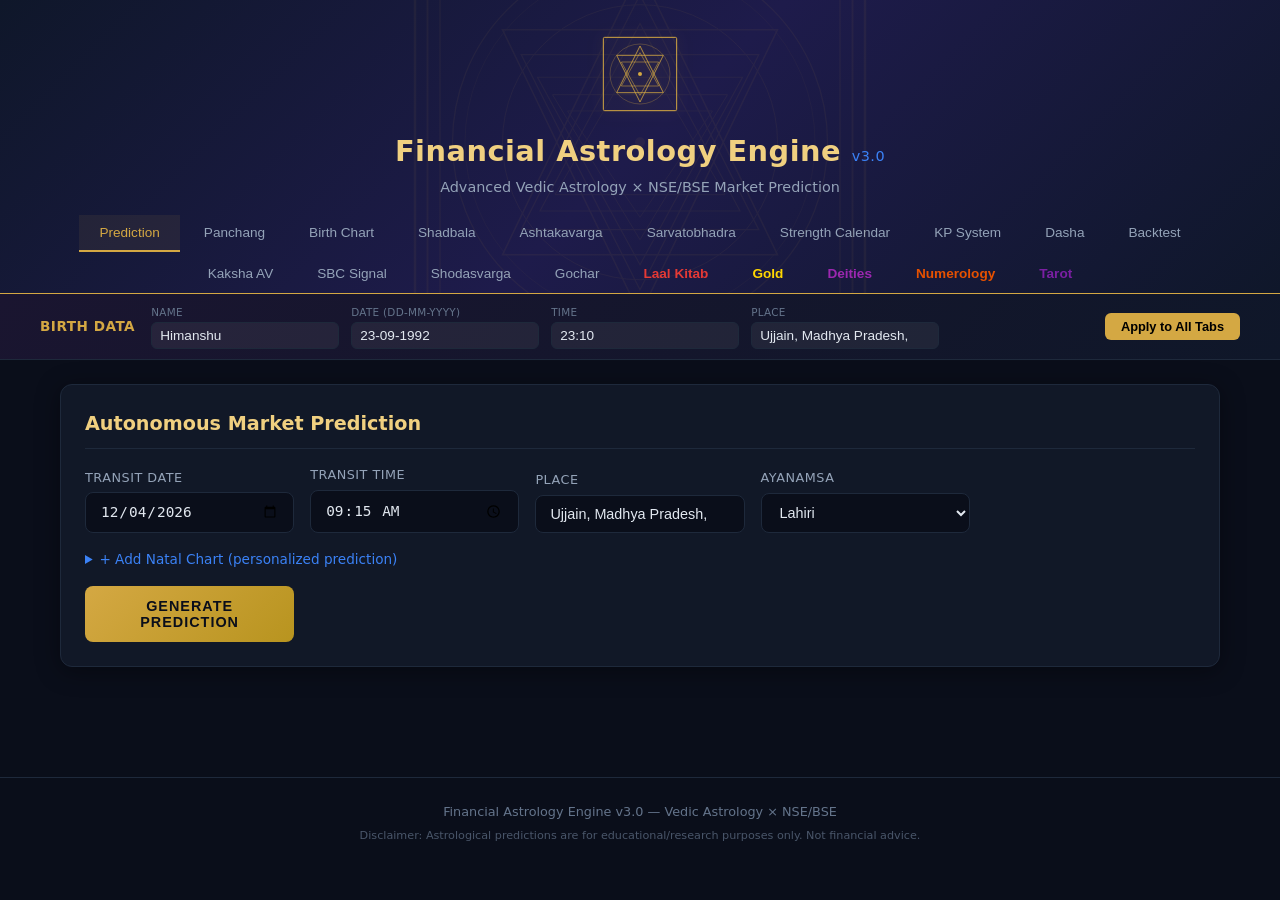
<file: Astrology project/financial_astrology_ui/index.html>
<!DOCTYPE html>
<html lang="en">
<head>
    <meta charset="UTF-8">
    <meta name="viewport" content="width=device-width, initial-scale=1.0">
    <title>Financial Astrology Engine v3.0 — NSE/BSE</title>
    <link rel="stylesheet" href="style.css?v=20260502">
</head>
<body>
    <header style="position:relative;overflow:hidden">
        <!-- Shree Yantra Background Watermark -->
        <div id="shree-yantra-bg" style="position:absolute;top:50%;left:50%;transform:translate(-50%,-50%);opacity:0.06;pointer-events:none;z-index:0">
            <svg viewBox="0 0 400 400" width="500" height="500" xmlns="http://www.w3.org/2000/svg">
                <!-- Bhupura (outer square gates) -->
                <rect x="20" y="20" width="360" height="360" fill="none" stroke="#d4a843" stroke-width="2"/>
                <rect x="30" y="30" width="340" height="340" fill="none" stroke="#d4a843" stroke-width="1.5"/>
                <rect x="40" y="40" width="320" height="320" fill="none" stroke="#d4a843" stroke-width="1"/>
                <!-- Outer lotus (16 petals) -->
                <circle cx="200" cy="200" r="150" fill="none" stroke="#d4a843" stroke-width="1"/>
                <circle cx="200" cy="200" r="140" fill="none" stroke="#d4a843" stroke-width="0.5"/>
                <!-- Inner lotus (8 petals) -->
                <circle cx="200" cy="200" r="110" fill="none" stroke="#d4a843" stroke-width="0.8"/>
                <!-- 9 interlocking triangles (4 upward + 5 downward) -->
                <!-- Upward triangles (Shiva) -->
                <polygon points="200,62 310,290 90,290" fill="none" stroke="#d4a843" stroke-width="1.2"/>
                <polygon points="200,82 295,270 105,270" fill="none" stroke="#d4a843" stroke-width="1"/>
                <polygon points="200,105 280,255 120,255" fill="none" stroke="#d4a843" stroke-width="0.9"/>
                <polygon points="200,125 268,242 132,242" fill="none" stroke="#d4a843" stroke-width="0.8"/>
                <!-- Downward triangles (Shakti) -->
                <polygon points="200,338 90,110 310,110" fill="none" stroke="#d4a843" stroke-width="1.2"/>
                <polygon points="200,318 105,130 295,130" fill="none" stroke="#d4a843" stroke-width="1"/>
                <polygon points="200,298 118,148 282,148" fill="none" stroke="#d4a843" stroke-width="0.9"/>
                <polygon points="200,278 130,162 270,162" fill="none" stroke="#d4a843" stroke-width="0.8"/>
                <polygon points="200,260 142,175 258,175" fill="none" stroke="#d4a843" stroke-width="0.7"/>
                <!-- Bindu (center point) -->
                <circle cx="200" cy="200" r="4" fill="#d4a843"/>
            </svg>
        </div>

        <!-- Visible Shree Yantra Hero -->
        <div style="text-align:center;padding:10px 0 6px;position:relative;z-index:1">
            <svg viewBox="0 0 120 120" width="80" height="80" xmlns="http://www.w3.org/2000/svg" style="filter:drop-shadow(0 0 8px rgba(212,168,67,0.4))">
                <!-- Mini Shree Yantra icon -->
                <rect x="5" y="5" width="110" height="110" fill="none" stroke="#d4a843" stroke-width="1.5" rx="2"/>
                <circle cx="60" cy="60" r="45" fill="none" stroke="#d4a84388" stroke-width="0.8"/>
                <polygon points="60,18 95,88 25,88" fill="none" stroke="#d4a843" stroke-width="1.2"/>
                <polygon points="60,102 25,32 95,32" fill="none" stroke="#d4a843" stroke-width="1.2"/>
                <polygon points="60,28 88,78 32,78" fill="none" stroke="#d4a843" stroke-width="0.8"/>
                <polygon points="60,92 32,42 88,42" fill="none" stroke="#d4a843" stroke-width="0.8"/>
                <circle cx="60" cy="60" r="3" fill="#d4a843"/>
            </svg>
        </div>

        <div class="header-content" style="position:relative;z-index:1">
            <h1>Financial Astrology Engine <span class="version">v3.0</span></h1>
            <p class="subtitle">Advanced Vedic Astrology × NSE/BSE Market Prediction</p>
        </div>
        <nav>
            <button class="nav-btn active" data-tab="predict">Prediction</button>
            <button class="nav-btn" data-tab="panchang">Panchang</button>
            <button class="nav-btn" data-tab="chart">Birth Chart</button>
            <button class="nav-btn" data-tab="shadbala">Shadbala</button>
            <button class="nav-btn" data-tab="ashtakavarga">Ashtakavarga</button>
            <button class="nav-btn" data-tab="sarvatobhadra">Sarvatobhadra</button>
            <button class="nav-btn" data-tab="strength">Strength Calendar</button>
            <button class="nav-btn" data-tab="kp">KP System</button>
            <button class="nav-btn" data-tab="dasha">Dasha</button>
            <button class="nav-btn" data-tab="backtest">Backtest</button>
            <button class="nav-btn" data-tab="kaksha">Kaksha AV</button>
            <button class="nav-btn" data-tab="sbc-signal">SBC Signal</button>
            <button class="nav-btn" data-tab="shodasvarga">Shodasvarga</button>
            <button class="nav-btn" data-tab="gochar">Gochar</button>
            <button class="nav-btn" data-tab="laal-kitab" style="color:#e53935;font-weight:700">Laal Kitab</button>
            <button class="nav-btn" data-tab="gold" style="color:#FFD700;font-weight:700">Gold</button>
            <button class="nav-btn" data-tab="deities" style="color:#9C27B0;font-weight:700">Deities</button>
            <button class="nav-btn" data-tab="numerology" style="color:#E65100;font-weight:700">Numerology</button>
            <button class="nav-btn" data-tab="tarot" style="color:#7B1FA2;font-weight:700">Tarot</button>
        </nav>
    </header>

    <!-- ═══ Master Birth Data — fills all tabs ═══ -->
    <div id="master-birth-panel">
        <div class="master-inner">
            <span class="master-label">Birth Data</span>
            <div class="master-fields">
                <div class="mf"><label>Name</label><input type="text" id="master-name" value="Himanshu" placeholder="Name"></div>
                <div class="mf"><label>Date (DD-MM-YYYY)</label><input type="text" id="master-date" value="23-09-1992" placeholder="DD-MM-YYYY" maxlength="10" autocomplete="off"></div>
                <div class="mf"><label>Time</label><input type="text" id="master-time" value="23:10" placeholder="HH:MM or HH:MM AM/PM" maxlength="10" autocomplete="off" class="birth-time"></div>
                <div class="mf"><label>Place</label><input type="text" id="master-place" value="Ujjain, Madhya Pradesh, India" list="city-suggestions" placeholder="City, State, Country"></div>
            </div>
            <button type="button" id="master-apply-btn" class="btn-apply">Apply to All Tabs</button>
        </div>
    </div>

    <!-- City autocomplete datalist -->
    <datalist id="city-suggestions">
        <option value="Ujjain, Madhya Pradesh, India">
        <option value="Delhi, India">
        <option value="New Delhi, India">
        <option value="Bangalore, India">
        <option value="Bengaluru, Karnataka, India">
        <option value="Hyderabad, India">
        <option value="Chennai, India">
        <option value="Kolkata, India">
        <option value="Pune, India">
        <option value="Ahmedabad, India">
        <option value="Jaipur, India">
        <option value="Ujjain, Madhya Pradesh, India">
        <option value="Lucknow, India">
        <option value="Chandigarh, India">
        <option value="Surat, India">
        <option value="Indore, India">
        <option value="Bhopal, India">
        <option value="Nagpur, India">
        <option value="Varanasi, India">
        <option value="Patna, India">
        <option value="Coimbatore, India">
        <option value="Thiruvananthapuram, India">
        <option value="Visakhapatnam, India">
        <option value="Kochi, India">
        <option value="Guwahati, India">
        <option value="Dehradun, India">
        <option value="Noida, India">
        <option value="Gurugram, India">
        <option value="Amritsar, India">
        <option value="Raipur, India">
        <option value="Ranchi, India">
        <option value="New York, USA">
        <option value="London, UK">
        <option value="Dubai, UAE">
        <option value="Singapore">
        <option value="Sydney, Australia">
    </datalist>

    <main>
        <!-- PREDICTION TAB -->
        <section id="tab-predict" class="tab-content active">
            <div class="card">
                <h2>Autonomous Market Prediction</h2>
                <form id="predict-form" class="form-grid">
                    <div class="form-group">
                        <label>Transit Date</label>
                        <input type="date" id="p-transit-date" required>
                    </div>
                    <div class="form-group">
                        <label>Transit Time</label>
                        <input type="time" id="p-transit-time" value="09:15">
                    </div>
                    <div class="form-group">
                        <label>Place</label>
                        <input type="text" id="p-transit-place" value="Ujjain, Madhya Pradesh, India" list="city-suggestions">
                    </div>
                    <div class="form-group">
                        <label>Ayanamsa</label>
                        <select id="p-ayanamsa">
                            <option value="lahiri" selected>Lahiri</option>
                            <option value="krishnamurti">KP (Krishnamurti)</option>
                            <option value="raman">Raman</option>
                        </select>
                    </div>
                    <div class="form-group full-width">
                        <details>
                            <summary>+ Add Natal Chart (personalized prediction)</summary>
                            <div class="form-grid" style="margin-top:12px">
                                <div class="form-group"><label>Name</label><input type="text" id="p-natal-name" placeholder="Your name" class="birth-name"></div>
                                <div class="form-group"><label>Birth Date (DD-MM-YYYY)</label><input type="text" id="p-natal-date" value="23-09-1992" placeholder="DD-MM-YYYY" maxlength="10" class="birth-date"></div>
                                <div class="form-group"><label>Birth Time</label><input type="text" id="p-natal-time" value="23:10" placeholder="HH:MM or HH:MM AM/PM" maxlength="10" class="birth-time"></div>
                                <div class="form-group"><label>Birth Place</label><input type="text" id="p-natal-place" placeholder="City, State, Country" list="city-suggestions" class="birth-place"></div>
                            </div>
                        </details>
                    </div>
                    <button type="submit" class="btn-primary">Generate Prediction</button>
                </form>
            </div>
            <div id="predict-result" class="result-area"></div>
        </section>

        <!-- PANCHANG TAB -->
        <section id="tab-panchang" class="tab-content">
            <div class="card">
                <h2>Panchang & Muhurta</h2>
                <form id="panchang-form" class="form-grid">
                    <div class="form-group"><label>Date</label><input type="date" id="pc-date" required></div>
                    <div class="form-group"><label>Time</label><input type="time" id="pc-time" value="09:15"></div>
                    <button type="submit" class="btn-primary">Get Panchang</button>
                </form>
            </div>
            <div id="panchang-result" class="result-area"></div>

            <!-- ADVANCED MUHURTA SECTION -->
            <div class="card" style="margin-top:18px;border:1px solid var(--gold);border-radius:10px">
                <h2 style="color:var(--gold-light)">Advanced Muhurta — Muhurta Martanda</h2>
                <p style="font-size:0.78rem;color:var(--text-dim);margin-bottom:12px">Comprehensive electional astrology: Panchanga Shuddhi, Tara Bala, Chandra Bala, Doshas, 25+ activity-specific rules</p>
                <div class="form-grid">
                    <div class="form-group"><label>Date</label><input type="date" id="am-date"></div>
                    <div class="form-group"><label>Time</label><input type="time" id="am-time" value="09:15"></div>
                    <div class="form-group"><label>Place</label><input type="text" id="am-place" value="Mumbai, Maharashtra, India" class="birth-place"></div>
                    <div class="form-group">
                        <label>Activity</label>
                        <select id="am-activity" style="padding:6px;border-radius:4px;background:var(--bg-card);color:var(--text);border:1px solid var(--border)">
                            <option value="vyapara">Vyapara (Business/Trade)</option>
                            <option value="vivaha">Vivaha (Marriage)</option>
                            <option value="griha_pravesh">Griha Pravesh (House Entry)</option>
                            <option value="yatra">Yatra (Travel/Journey)</option>
                            <option value="vidya_arambha">Vidya Arambha (Education)</option>
                            <option value="upanayana">Upanayana (Sacred Thread)</option>
                            <option value="bhumi_puja">Bhumi Puja (Foundation Stone)</option>
                            <option value="krishi">Krishi (Agriculture)</option>
                            <option value="aushadha">Aushadha (Medical Treatment)</option>
                            <option value="shastra_kriya">Shastra Kriya (Surgery)</option>
                            <option value="vastra_dharana">Vastra Dharana (New Clothes)</option>
                            <option value="ratna_dharana">Ratna Dharana (Gem Wearing)</option>
                            <option value="vaahan">Vaahan (Vehicle Purchase)</option>
                            <option value="naamkaran">Naamkaran (Naming Ceremony)</option>
                            <option value="anna_prashana">Anna Prashana (First Feeding)</option>
                            <option value="mundan">Mundan (First Haircut)</option>
                            <option value="vivad_nyaya">Vivad/Nyaya (Court/Legal)</option>
                            <option value="daan">Daan (Charity/Donation)</option>
                            <option value="puja_havan">Puja & Havan (Worship)</option>
                            <option value="devalaya">Devalaya (Temple Construction)</option>
                            <option value="loan_debt">Runa (Loan/Borrowing)</option>
                            <option value="santan_prapti">Santan (Conception)</option>
                            <option value="pratishtha">Pratishtha (Idol Installation)</option>
                            <option value="gold_purchase">Swarna Kray (Gold Purchase)</option>
                            <option value="property_purchase">Bhu Kray (Property Purchase)</option>
                            <option value="rasoi_arambha">Rasoi Arambha (Kitchen Start)</option>
                        </select>
                    </div>
                    <div class="form-group"><label>Birth Nakshatra (optional)</label>
                        <select id="am-birth-nak" style="padding:6px;border-radius:4px;background:var(--bg-card);color:var(--text);border:1px solid var(--border)">
                            <option value="">— Not specified —</option>
                            <option>Ashwini</option><option>Bharani</option><option>Krittika</option>
                            <option>Rohini</option><option>Mrigashira</option><option>Ardra</option>
                            <option>Punarvasu</option><option>Pushya</option><option>Ashlesha</option>
                            <option>Magha</option><option>Purva Phalguni</option><option>Uttara Phalguni</option>
                            <option>Hasta</option><option>Chitra</option><option>Swati</option>
                            <option>Vishakha</option><option>Anuradha</option><option>Jyeshtha</option>
                            <option>Mula</option><option>Purva Ashadha</option><option>Uttara Ashadha</option>
                            <option>Shravana</option><option>Dhanishtha</option><option>Shatabhisha</option>
                            <option>Purva Bhadrapada</option><option>Uttara Bhadrapada</option><option>Revati</option>
                        </select>
                    </div>
                    <div class="form-group"><label>Birth Moon Sign (optional)</label>
                        <select id="am-birth-moon" style="padding:6px;border-radius:4px;background:var(--bg-card);color:var(--text);border:1px solid var(--border)">
                            <option value="">— Not specified —</option>
                            <option>Aries</option><option>Taurus</option><option>Gemini</option>
                            <option>Cancer</option><option>Leo</option><option>Virgo</option>
                            <option>Libra</option><option>Scorpio</option><option>Sagittarius</option>
                            <option>Capricorn</option><option>Aquarius</option><option>Pisces</option>
                        </select>
                    </div>
                </div>
                <button id="am-fetch" class="btn-primary" style="margin-top:10px;font-weight:700">ANALYZE MUHURTA</button>
            </div>
            <div id="am-result" class="result-area"></div>

            <!-- ── AUTOMATED MUHURTA FINDER ────────────────────────── -->
            <div class="card" style="margin-top:20px;border-top:3px solid var(--gold)">
                <h2 style="color:var(--gold)">Automated Muhurta Finder</h2>
                <p style="color:var(--text-dim);font-size:0.85rem;margin-bottom:12px">
                    Find all auspicious dates for any activity over 1-12 months. Personalized with birth nakshatra &amp; moon sign.
                </p>
                <div class="form-grid">
                    <div class="form-group">
                        <label>Person Name</label>
                        <input type="text" id="mf-name" placeholder="e.g. Priya" class="birth-name">
                    </div>
                    <div class="form-group">
                        <label>Activity</label>
                        <select id="mf-activity">
                            <option value="vivaha">Vivaha (Marriage)</option>
                            <option value="griha_pravesh">Griha Pravesh (House Entry)</option>
                            <option value="yatra">Yatra (Travel/Journey)</option>
                            <option value="vyapara">Vyapara (Business/Trade)</option>
                            <option value="vidya_arambha">Vidya Arambha (Education Start)</option>
                            <option value="upanayana">Upanayana (Sacred Thread)</option>
                            <option value="bhumi_puja">Bhumi Puja (Foundation Stone)</option>
                            <option value="krishi">Krishi (Agriculture/Sowing)</option>
                            <option value="aushadha">Aushadha (Medical Treatment)</option>
                            <option value="shastra_kriya">Shastra Kriya (Surgery)</option>
                            <option value="vastra_dharana">Vastra Dharana (New Clothes)</option>
                            <option value="ratna_dharana">Ratna Dharana (Gem Wearing)</option>
                            <option value="vaahan">Vaahan (Vehicle Purchase)</option>
                            <option value="naamkaran">Naamkaran (Naming Ceremony)</option>
                            <option value="anna_prashana">Anna Prashana (First Feeding)</option>
                            <option value="mundan">Mundan (First Haircut)</option>
                            <option value="vivad_nyaya">Vivad/Nyaya (Court/Legal)</option>
                            <option value="daan">Daan (Charity/Donation)</option>
                            <option value="puja_havan">Puja &amp; Havan (Worship)</option>
                            <option value="devalaya">Devalaya (Temple Construction)</option>
                            <option value="loan_debt">Runa (Loan/Borrowing)</option>
                            <option value="santan_prapti">Santan (Conception)</option>
                            <option value="pratishtha">Pratishtha (Idol Installation)</option>
                            <option value="gold_purchase">Swarna Kray (Gold Purchase)</option>
                            <option value="property_purchase">Bhu Kray (Property Purchase)</option>
                            <option value="rasoi_arambha">Rasoi Arambha (Kitchen/Food Start)</option>
                        </select>
                    </div>
                    <div class="form-group">
                        <label>Start Date</label>
                        <input type="date" id="mf-date" value="2026-05-02">
                    </div>
                    <div class="form-group">
                        <label>Months Ahead</label>
                        <select id="mf-months">
                            <option value="1">1 Month</option>
                            <option value="2">2 Months</option>
                            <option value="3">3 Months</option>
                            <option value="6" selected>6 Months</option>
                            <option value="9">9 Months</option>
                            <option value="12">12 Months</option>
                        </select>
                    </div>
                    <div class="form-group">
                        <label>Birth Nakshatra (optional)</label>
                        <select id="mf-nak">
                            <option value="">— Not specified —</option>
                            <option>Ashwini</option><option>Bharani</option><option>Krittika</option>
                            <option>Rohini</option><option>Mrigashira</option><option>Ardra</option>
                            <option>Punarvasu</option><option>Pushya</option><option>Ashlesha</option>
                            <option>Magha</option><option>Purva Phalguni</option><option>Uttara Phalguni</option>
                            <option>Hasta</option><option>Chitra</option><option>Swati</option>
                            <option>Vishakha</option><option>Anuradha</option><option>Jyeshtha</option>
                            <option>Mula</option><option>Purva Ashadha</option><option>Uttara Ashadha</option>
                            <option>Shravana</option><option>Dhanishta</option><option>Shatabhisha</option>
                            <option>Purva Bhadrapada</option><option>Uttara Bhadrapada</option><option>Revati</option>
                        </select>
                    </div>
                    <div class="form-group">
                        <label>Birth Moon Sign (optional)</label>
                        <select id="mf-moon">
                            <option value="">— Not specified —</option>
                            <option>Aries</option><option>Taurus</option><option>Gemini</option>
                            <option>Cancer</option><option>Leo</option><option>Virgo</option>
                            <option>Libra</option><option>Scorpio</option><option>Sagittarius</option>
                            <option>Capricorn</option><option>Aquarius</option><option>Pisces</option>
                        </select>
                    </div>
                    <div class="form-group">
                        <label>Min Score Filter</label>
                        <select id="mf-min-score">
                            <option value="0">Show All Dates</option>
                            <option value="25">Average+ (≥25)</option>
                            <option value="50" selected>Good+ (≥50)</option>
                            <option value="75">Excellent Only (≥75)</option>
                        </select>
                    </div>
                    <div class="form-group">
                        <label>Place</label>
                        <input type="text" id="mf-place" value="Mumbai, Maharashtra, India">
                    </div>
                </div>
                <button id="mf-fetch" class="btn-primary" style="margin-top:10px;font-weight:700">FIND AUSPICIOUS DATES</button>
            </div>
            <div id="mf-result" class="result-area"></div>
        </section>

        <!-- BIRTH CHART TAB -->
        <section id="tab-chart" class="tab-content">
            <div class="card">
                <h2>Vedic Birth Chart</h2>
                <form id="chart-form" class="form-grid">
                    <div class="form-group"><label>Name</label><input type="text" id="c-name" value="Himanshu" required class="birth-name"></div>
                    <div class="form-group"><label>Birth Date (DD-MM-YYYY)</label><input type="text" id="c-date" required value="23-09-1992" placeholder="DD-MM-YYYY" maxlength="10" class="birth-date"></div>
                    <div class="form-group"><label>Birth Time</label><input type="text" id="c-time" value="23:10" required placeholder="HH:MM or HH:MM AM/PM" maxlength="10" class="birth-time"></div>
                    <div class="form-group"><label>Birth Place</label><input type="text" id="c-place" value="Ujjain, Madhya Pradesh, India" required list="city-suggestions" class="birth-place"></div>
                    <div class="form-group">
                        <label>Ayanamsa</label>
                        <select id="c-ayanamsa"><option value="lahiri" selected>Lahiri</option><option value="krishnamurti">KP</option><option value="raman">Raman</option></select>
                    </div>
                    <button type="submit" class="btn-primary">Calculate Chart</button>
                </form>
            </div>
            <div id="chart-result" class="result-area"></div>
        </section>

        <!-- SHADBALA TAB -->
        <section id="tab-shadbala" class="tab-content">
            <div class="card">
                <h2>Shadbala — Six-fold Planetary Strength</h2>
                <form id="shadbala-form" class="form-grid">
                    <div class="form-group"><label>Name</label><input type="text" id="sb-name" value="Himanshu" required class="birth-name"></div>
                    <div class="form-group"><label>Birth Date (DD-MM-YYYY)</label><input type="text" id="sb-date" required value="23-09-1992" placeholder="DD-MM-YYYY" maxlength="10" class="birth-date"></div>
                    <div class="form-group"><label>Birth Time</label><input type="text" id="sb-time" value="23:10" required placeholder="HH:MM or HH:MM AM/PM" maxlength="10" class="birth-time"></div>
                    <div class="form-group"><label>Birth Place</label><input type="text" id="sb-place" value="Ujjain, Madhya Pradesh, India" required list="city-suggestions" class="birth-place"></div>
                    <button type="submit" class="btn-primary">Calculate Shadbala</button>
                </form>
            </div>
            <div id="shadbala-result" class="result-area"></div>
        </section>

        <!-- ASHTAKAVARGA TAB -->
        <section id="tab-ashtakavarga" class="tab-content">
            <div class="card">
                <h2>🔢 Ashtakavarga — Planetary Strength Analysis</h2>
                <form id="ashtakavarga-form" class="form-grid">
                    <div class="form-group"><label>Name</label><input type="text" id="av-name" value="Himanshu" required class="birth-name"></div>
                    <div class="form-group"><label>Birth Date (DD-MM-YYYY)</label><input type="text" id="av-date" required value="23-09-1992" placeholder="DD-MM-YYYY" maxlength="10" class="birth-date"></div>
                    <div class="form-group"><label>Birth Time</label><input type="text" id="av-time" value="23:10" required placeholder="HH:MM or HH:MM AM/PM" maxlength="10" class="birth-time"></div>
                    <div class="form-group"><label>Birth Place</label><input type="text" id="av-place" value="Ujjain, Madhya Pradesh, India" required list="city-suggestions" class="birth-place"></div>
                    <div class="form-group"><label>Transit From Date</label><input type="date" id="av-transit-date"></div>
                    <div class="form-group"><label>Days Ahead</label><input type="number" id="av-days-ahead" value="180" min="1" max="365"></div>
                    <button type="submit" class="btn-primary">🔢 Calculate Ashtakavarga</button>
                </form>
            </div>
            <div id="ashtakavarga-result" class="result-area"></div>
        </section>

        <!-- SARVATOBHADRA TAB -->
        <section id="tab-sarvatobhadra" class="tab-content">
            <div class="card">
                <h2>🌀 Sarvatobhadra Chakra — Complete Vedic Analysis</h2>
                <form id="sarvatobhadra-form" class="form-grid">
                    <div class="form-group"><label>Name</label><input type="text" id="sbc-name" value="Himanshu" required class="birth-name"></div>
                    <div class="form-group"><label>Birth Date (DD-MM-YYYY)</label><input type="text" id="sbc-date" required value="23-09-1992" placeholder="DD-MM-YYYY" maxlength="10" class="birth-date"></div>
                    <div class="form-group"><label>Birth Time</label><input type="text" id="sbc-time" value="23:10" required placeholder="HH:MM or HH:MM AM/PM" maxlength="10" class="birth-time"></div>
                    <div class="form-group"><label>Birth Place</label><input type="text" id="sbc-place" value="Ujjain, Madhya Pradesh, India" required list="city-suggestions" class="birth-place"></div>
                    <div class="form-group">
                        <label>Ayanamsa</label>
                        <select id="sbc-ayanamsa"><option value="lahiri" selected>Lahiri</option><option value="krishnamurti">KP</option><option value="raman">Raman</option></select>
                    </div>
                    <div class="form-group"><label>Transit Date (for Vedha/Latta)</label><input type="date" id="sbc-transit-date"></div>
                    <div class="form-group"><label>Transit Time</label><input type="time" id="sbc-transit-time" value="09:15"></div>
                    <div class="form-group"><label>Transit Place</label><input type="text" id="sbc-transit-place" value="Ujjain, Madhya Pradesh, India" list="city-suggestions"></div>
                    <button type="submit" class="btn-primary">🌀 Cast Sarvatobhadra Chakra</button>
                </form>
            </div>
            <div id="sarvatobhadra-result" class="result-area"></div>
        </section>

        <!-- STRENGTH CALENDAR TAB -->
        <section id="tab-strength" class="tab-content">
            <div class="card">
                <h2>📅 Strength Calendar — Parashara Light Planetary Strength</h2>
                <form id="strength-form" class="form-grid">
                    <div class="form-group"><label>Name</label><input type="text" id="sc-name" value="Himanshu" required class="birth-name"></div>
                    <div class="form-group"><label>Birth Date (DD-MM-YYYY)</label><input type="text" id="sc-date" required value="23-09-1992" placeholder="DD-MM-YYYY" maxlength="10" class="birth-date"></div>
                    <div class="form-group"><label>Birth Time</label><input type="text" id="sc-time" value="23:10" required placeholder="HH:MM or HH:MM AM/PM" maxlength="10" class="birth-time"></div>
                    <div class="form-group"><label>Birth Place</label><input type="text" id="sc-place" value="Ujjain, Madhya Pradesh, India" required list="city-suggestions" class="birth-place"></div>
                    <div class="form-group">
                        <label>Calendar Type</label>
                        <select id="sc-calendar-type">
                            <option value="daily" selected>Daily (30 days)</option>
                            <option value="monthly">Monthly</option>
                            <option value="yearly">Yearly</option>
                        </select>
                    </div>
                    <div class="form-group"><label>Days Ahead</label><input type="number" id="sc-days-ahead" value="30" min="1" max="365"></div>
                    <button type="submit" class="btn-primary">📅 Generate Strength Calendar</button>
                </form>
            </div>
            <div id="strength-result" class="result-area"></div>
        </section>

        <!-- KP TAB -->
        <section id="tab-kp" class="tab-content">
            <div class="card">
                <h2>Advanced KP (Krishnamurti Paddhati) System</h2>
                <p style="color:var(--text-dim);margin-bottom:12px">4-Step Significator • Cuspal Sub-Lord Theory • Promise/Denial • DBA Matching • Ruling Planets</p>
                <form id="kp-form" class="form-grid">
                    <div class="form-group"><label>Name</label><input type="text" id="kp-name" value="Himanshu" required class="birth-name"></div>
                    <div class="form-group"><label>Birth Date (DD-MM-YYYY)</label><input type="text" id="kp-date" required value="23-09-1992" placeholder="DD-MM-YYYY" maxlength="10" class="birth-date"></div>
                    <div class="form-group"><label>Birth Time</label><input type="text" id="kp-time" value="23:10" required placeholder="HH:MM or HH:MM AM/PM" maxlength="10" class="birth-time"></div>
                    <div class="form-group"><label>Birth Place</label><input type="text" id="kp-place" value="Ujjain, Madhya Pradesh, India" required list="city-suggestions" class="birth-place"></div>
                    <div class="form-group"><label>Transit Date (for RP)</label><input type="date" id="kp-transit-date"></div>
                    <div class="form-group"><label>Transit Time</label><input type="text" id="kp-transit-time" value="09:15" placeholder="HH:MM or HH:MM AM/PM" maxlength="10"></div>
                    <div class="form-group"><label>Transit Place</label><input type="text" id="kp-transit-place" value="Ujjain, Madhya Pradesh, India" list="city-suggestions"></div>
                    <div class="form-group"><label>KP Horary # (1–249)</label><input type="number" id="kp-horary-num" min="1" max="249" placeholder="Optional"></div>
                    <button type="submit" class="btn-primary">Run KP Analysis</button>
                </form>
            </div>
            <div id="kp-result" class="result-area"></div>
        </section>

        <!-- DASHA TAB -->
        <section id="tab-dasha" class="tab-content">
            <div class="card">
                <h2>Vimshottari Dasha</h2>
                <form id="dasha-form" class="form-grid">
                    <div class="form-group"><label>Name</label><input type="text" id="d-name" value="Himanshu" required class="birth-name"></div>
                    <div class="form-group"><label>Birth Date (DD-MM-YYYY)</label><input type="text" id="d-date" required value="23-09-1992" placeholder="DD-MM-YYYY" maxlength="10" class="birth-date"></div>
                    <div class="form-group"><label>Birth Time</label><input type="text" id="d-time" value="23:10" required placeholder="HH:MM or HH:MM AM/PM" maxlength="10" class="birth-time"></div>
                    <div class="form-group"><label>Birth Place</label><input type="text" id="d-place" value="Ujjain, Madhya Pradesh, India" required list="city-suggestions" class="birth-place"></div>
                    <button type="submit" class="btn-primary">Calculate Dasha</button>
                </form>
            </div>
            <div id="dasha-result" class="result-area"></div>
        </section>

        <!-- BACKTEST TAB -->
        <section id="tab-backtest" class="tab-content">
            <div class="card">
                <h2>Backtest Astrology Signals</h2>
                <form id="backtest-form" class="form-grid">
                    <div class="form-group">
                        <label>Index</label>
                        <select id="bt-ticker">
                            <option value="NIFTY_50">Nifty 50</option>
                            <option value="SENSEX">Sensex</option>
                            <option value="BANK_NIFTY">Bank Nifty</option>
                        </select>
                    </div>
                    <div class="form-group"><label>Start Date</label><input type="date" id="bt-start" value="2024-01-01"></div>
                    <div class="form-group"><label>End Date</label><input type="date" id="bt-end"></div>
                    <div class="form-group">
                        <label>Signal Type</label>
                        <select id="bt-signal">
                            <option value="composite">Composite (All Signals)</option>
                            <option value="moon_nakshatra">Moon Nakshatra</option>
                            <option value="planetary_transits">Planetary Transits</option>
                        </select>
                    </div>
                    <button type="submit" class="btn-primary">Run Backtest</button>
                </form>
            </div>
            <div id="backtest-result" class="result-area"></div>
        </section>
        <!-- KAKSHA ASHTAKAVARGA TAB -->
        <section id="tab-kaksha" class="tab-content">
            <div class="card">
                <h2>Kaksha Ashtakavarga — Prastara Bindu Timing</h2>
                <form id="kaksha-form" class="form-grid">
                    <div class="form-group"><label>Name</label><input type="text" id="kk-name" value="Himanshu" required class="birth-name"></div>
                    <div class="form-group"><label>Birth Date (DD-MM-YYYY)</label><input type="text" id="kk-date" required value="23-09-1992" placeholder="DD-MM-YYYY" maxlength="10" class="birth-date"></div>
                    <div class="form-group"><label>Birth Time</label><input type="text" id="kk-time" value="23:10" required placeholder="HH:MM or HH:MM AM/PM" maxlength="10" class="birth-time"></div>
                    <div class="form-group"><label>Birth Place</label><input type="text" id="kk-place" value="Ujjain, Madhya Pradesh, India" required list="city-suggestions" class="birth-place"></div>
                    <div class="form-group">
                        <label>Ayanamsa</label>
                        <select id="kk-ayanamsa"><option value="lahiri" selected>Lahiri</option><option value="krishnamurti">KP</option><option value="raman">Raman</option></select>
                    </div>
                    <div class="form-group"><label>Transit Date</label><input type="date" id="kk-transit-date"></div>
                    <div class="form-group"><label>Transit Time</label><input type="time" id="kk-transit-time" value="09:15"></div>
                    <div class="form-group"><label>Transit Place</label><input type="text" id="kk-transit-place" value="Ujjain, Madhya Pradesh, India" list="city-suggestions"></div>
                    <div class="form-group">
                        <label>Mode</label>
                        <select id="kk-mode">
                            <option value="daily" selected>Daily Analysis</option>
                            <option value="timeline">Timeline (multi-day)</option>
                        </select>
                    </div>
                    <div class="form-group" id="kk-days-group">
                        <label>Days (timeline)</label>
                        <input type="number" id="kk-days" value="30" min="1" max="90">
                    </div>
                    <button type="submit" class="btn-primary">Analyse Kaksha</button>
                </form>
            </div>
            <div id="kaksha-result" class="result-area"></div>
        </section>

        <!-- SBC DAILY SIGNAL TAB -->
        <section id="tab-sbc-signal" class="tab-content">
            <div class="card">
                <h2>SBC Daily NSE/BSE Signal</h2>
                <p style="color:var(--text-dim);margin-bottom:12px">Quick Latta + Navatara market signal from Sarvatobhadra Chakra</p>
                <form id="sbc-signal-form" class="form-grid">
                    <div class="form-group"><label>Name</label><input type="text" id="ss-name" value="Himanshu" required class="birth-name"></div>
                    <div class="form-group"><label>Birth Date (DD-MM-YYYY)</label><input type="text" id="ss-date" required value="23-09-1992" placeholder="DD-MM-YYYY" maxlength="10" class="birth-date"></div>
                    <div class="form-group"><label>Birth Time</label><input type="text" id="ss-time" value="23:10" required placeholder="HH:MM or HH:MM AM/PM" maxlength="10" class="birth-time"></div>
                    <div class="form-group"><label>Birth Place</label><input type="text" id="ss-place" value="Ujjain, Madhya Pradesh, India" required list="city-suggestions" class="birth-place"></div>
                    <div class="form-group">
                        <label>Ayanamsa</label>
                        <select id="ss-ayanamsa"><option value="lahiri" selected>Lahiri</option><option value="krishnamurti">KP</option><option value="raman">Raman</option></select>
                    </div>
                    <div class="form-group"><label>Transit Date</label><input type="date" id="ss-transit-date"></div>
                    <div class="form-group"><label>Transit Time</label><input type="time" id="ss-transit-time" value="09:15"></div>
                    <div class="form-group"><label>Transit Place</label><input type="text" id="ss-transit-place" value="Ujjain, Madhya Pradesh, India" list="city-suggestions"></div>
                    <button type="submit" class="btn-primary">Get SBC Signal</button>
                </form>
            </div>
            <div id="sbc-signal-result" class="result-area"></div>
        </section>

        <!-- SHODASVARGA TAB -->
        <section id="tab-shodasvarga" class="tab-content">
            <div class="card">
                <h2>Shodasvarga — 16 Divisional Charts (D1–D60)</h2>
                <p style="color:var(--text-dim);margin-bottom:12px">Diamond-style charts with Vimshottari Dasha • North &amp; South Indian layouts</p>
                <form id="shodasvarga-form" class="form-grid">
                    <div class="form-group"><label>Name</label><input type="text" id="sv-name" value="Himanshu" required class="birth-name"></div>
                    <div class="form-group"><label>Birth Date (DD-MM-YYYY)</label><input type="text" id="sv-date" required value="23-09-1992" placeholder="DD-MM-YYYY" maxlength="10" class="birth-date"></div>
                    <div class="form-group"><label>Birth Time</label><input type="text" id="sv-time" value="23:10" required placeholder="HH:MM or HH:MM AM/PM" maxlength="10" class="birth-time"></div>
                    <div class="form-group"><label>Birth Place</label><input type="text" id="sv-place" value="Ujjain, Madhya Pradesh, India" required list="city-suggestions" class="birth-place"></div>
                    <div class="form-group">
                        <label>Ayanamsa</label>
                        <select id="sv-ayanamsa"><option value="lahiri" selected>Lahiri</option><option value="krishnamurti">KP</option><option value="raman">Raman</option></select>
                    </div>
                    <button type="submit" class="btn-primary">Calculate Shodasvarga</button>
                </form>
            </div>
            <div id="shodasvarga-result" class="result-area"></div>
        </section>
        <!-- GOCHAR (TRANSIT) TAB -->
        <section id="tab-gochar" class="tab-content">
            <div class="card">
                <h2>Gochar Panchang — Planet Transits</h2>
                <p style="color:var(--text-dim);margin-bottom:12px">All planet sign changes, nakshatra changes, pada changes, retrograde dates &amp; degrees</p>
                <div style="display:flex;flex-wrap:wrap;gap:10px;align-items:flex-end;margin-bottom:12px">
                    <div class="form-group" style="margin:0"><label>Start Date</label><input type="date" id="gochar-start" required></div>
                    <div class="form-group" style="margin:0"><label>End Date</label><input type="date" id="gochar-end" required></div>
                    <div class="form-group" style="margin:0">
                        <label>Ayanamsa</label>
                        <select id="gochar-ayanamsa"><option value="lahiri" selected>Lahiri</option><option value="krishnamurti">KP</option><option value="raman">Raman</option></select>
                    </div>
                    <button id="gochar-fetch" class="btn-primary">Get Transits</button>
                </div>
            </div>
            <div id="gochar-result" class="result-area"></div>

            <!-- ASTRO EVENTS SECTION -->
            <div class="card" style="margin-top:18px;border-left:4px solid #FF6F00">
                <h2 style="color:#FF6F00">Astrological Events</h2>
                <p style="color:var(--text-dim);margin-bottom:12px">Combustion, Retrograde, Transit, Positions, Mutual Aspects, Lunar Aspects, Parallel, Ecliptic Crossings, Graha Yuddha</p>
                <div style="display:flex;flex-wrap:wrap;gap:10px;align-items:flex-end;margin-bottom:12px">
                    <div class="form-group" style="margin:0"><label>Start Date</label><input type="date" id="astro-evt-start" required></div>
                    <div class="form-group" style="margin:0"><label>End Date</label><input type="date" id="astro-evt-end" required></div>
                    <div class="form-group" style="margin:0">
                        <label>Ayanamsa</label>
                        <select id="astro-evt-ayanamsa"><option value="lahiri" selected>Lahiri</option><option value="krishnamurti">KP</option><option value="raman">Raman</option></select>
                    </div>
                    <button id="astro-evt-fetch" class="btn-primary" style="background:#FF6F00">Analyze Events</button>
                </div>
            </div>
            <div id="astro-evt-result" class="result-area"></div>
        </section>

        <!-- LAAL KITAB TAB -->
        <section id="tab-laal-kitab" class="tab-content">
            <div class="card">
                <h2 style="color:#e53935">Laal Kitab — Red Book Predictions</h2>
                <p style="color:var(--text-dim);margin-bottom:12px">Kaalpurush Kundli analysis with planet-in-house predictions, planetary debts (Rins), remedies, and sleeping/blind/awake states</p>
                <form id="lk-form" class="form-grid">
                    <div class="form-group"><label>Name</label><input type="text" id="lk-name" value="Himanshu" required class="birth-name"></div>
                    <div class="form-group"><label>Birth Date (DD-MM-YYYY)</label><input type="text" id="lk-date" required value="23-09-1992" placeholder="DD-MM-YYYY" maxlength="10" class="birth-date"></div>
                    <div class="form-group"><label>Birth Time</label><input type="text" id="lk-time" value="23:10" required placeholder="HH:MM or HH:MM AM/PM" maxlength="10" class="birth-time"></div>
                    <div class="form-group"><label>Birth Place</label><input type="text" id="lk-place" value="Ujjain, Madhya Pradesh, India" required list="city-suggestions" class="birth-place"></div>
                    <div class="form-group">
                        <label>Ayanamsa</label>
                        <select id="lk-ayanamsa"><option value="lahiri" selected>Lahiri</option><option value="krishnamurti">KP</option><option value="raman">Raman</option></select>
                    </div>
                    <button type="submit" class="btn-primary" style="background:#e53935">Analyze Laal Kitab</button>
                </form>
            </div>
            <div id="lk-result" class="result-area"></div>
        </section>

        <section id="tab-gold" class="tab-content">
            <div class="card">
                <h2 style="color:#FFD700">Gold Price Predictor — Vedic Astrology</h2>
                <p style="color:var(--text-dim);margin-bottom:12px">Based on Sarvatobhadra Chakra Ardha Prakaran (Khemraj Publishers) — Shlokas 245-246, 345-406</p>
                <div style="display:flex;flex-wrap:wrap;gap:10px;align-items:flex-end;margin-bottom:12px">
                    <div class="form-group" style="margin:0"><label>Start Date</label><input type="text" id="gold-start" class="gold-date" placeholder="DD-MM-YYYY" maxlength="10" style="width:120px" required></div>
                    <div class="form-group" style="margin:0"><label>End Date</label><input type="text" id="gold-end" class="gold-date" placeholder="DD-MM-YYYY" maxlength="10" style="width:120px" required></div>
                    <div class="form-group" style="margin:0">
                        <label>Ayanamsa</label>
                        <select id="gold-ayanamsa"><option value="lahiri" selected>Lahiri</option><option value="krishnamurti">KP</option><option value="raman">Raman</option></select>
                    </div>
                    <button id="gold-fetch" class="btn-primary" style="background:#FFD700;color:#000;font-weight:700">Predict Gold</button>
                </div>
            </div>
            <div id="gold-result" class="result-area"></div>
        </section>

        <!-- ═══ Deities Tab ═══ -->
        <section id="tab-deities" class="tab-content">
            <div class="card">
                <h2 style="color:#9C27B0">Divisional Deity Analysis — D3/D7/D9/D10/D12/D60</h2>
                <p style="color:var(--text-dim);margin-bottom:12px">Deity mappings from Brihat Parashara Hora Shastra with Dasha-Deity timeline for career, fortune &amp; karma</p>
                <button id="deity-fetch" class="btn-primary" style="background:#9C27B0;color:#fff;font-weight:700">Analyze Deities</button>
            </div>
            <!-- Sub-tabs for deity sections -->
            <div id="deity-sub-tabs" style="display:none;flex-wrap:wrap;gap:6px;margin-bottom:16px;padding:10px;background:var(--card-bg);border-radius:8px;border:1px solid var(--border)">
                <button class="sub-tab active" data-deity-tab="deity-overview" style="padding:6px 14px;border:1px solid #9C27B0;background:#9C27B0;color:#fff;border-radius:6px;cursor:pointer;font-size:0.82rem;font-weight:600">Overview</button>
                <button class="sub-tab" data-deity-tab="deity-d3" style="padding:6px 14px;border:1px solid var(--border);background:transparent;color:var(--text);border-radius:6px;cursor:pointer;font-size:0.82rem;font-weight:600">D3 Drekkana</button>
                <button class="sub-tab" data-deity-tab="deity-d7" style="padding:6px 14px;border:1px solid var(--border);background:transparent;color:var(--text);border-radius:6px;cursor:pointer;font-size:0.82rem;font-weight:600">D7 Saptamsha</button>
                <button class="sub-tab" data-deity-tab="deity-d9" style="padding:6px 14px;border:1px solid var(--border);background:transparent;color:var(--text);border-radius:6px;cursor:pointer;font-size:0.82rem;font-weight:600">D9 Navamsha</button>
                <button class="sub-tab" data-deity-tab="deity-d10" style="padding:6px 14px;border:1px solid var(--border);background:transparent;color:var(--text);border-radius:6px;cursor:pointer;font-size:0.82rem;font-weight:600">D10 Dashamsha</button>
                <button class="sub-tab" data-deity-tab="deity-d12" style="padding:6px 14px;border:1px solid var(--border);background:transparent;color:var(--text);border-radius:6px;cursor:pointer;font-size:0.82rem;font-weight:600">D12 Dwadashamsha</button>
                <button class="sub-tab" data-deity-tab="deity-d60" style="padding:6px 14px;border:1px solid var(--border);background:transparent;color:var(--text);border-radius:6px;cursor:pointer;font-size:0.82rem;font-weight:600">D60 Shashtiamsha</button>
                <button class="sub-tab" data-deity-tab="deity-dasha" style="padding:6px 14px;border:1px solid var(--border);background:transparent;color:var(--text);border-radius:6px;cursor:pointer;font-size:0.82rem;font-weight:600">Dasha-Deity Timeline</button>
            </div>
            <div id="deity-result" class="result-area"></div>
        </section>

        <!-- NUMEROLOGY TAB -->
        <section id="tab-numerology" class="tab-content">
            <div class="card" style="border-left:4px solid #E65100">
                <h2 style="color:#E65100">Advanced Numerology — Vedic &amp; Western</h2>
                <p style="color:var(--text-dim);margin-bottom:12px">Life Path, Destiny, Soul Urge, Loshu Grid, Name Correction, Mobile/Car/Password analysis, Personality &amp; Behavior</p>
                <div style="display:flex;flex-wrap:wrap;gap:10px;align-items:flex-end;margin-bottom:12px">
                    <div class="form-group" style="margin:0"><label>Full Name</label><input type="text" id="num-name" placeholder="Full Name" class="birth-name"></div>
                    <div class="form-group" style="margin:0"><label>DOB (DD-MM-YYYY)</label><input type="text" id="num-dob" placeholder="DD-MM-YYYY" maxlength="10" class="birth-date"></div>
                    <div class="form-group" style="margin:0"><label>Mobile Number</label><input type="text" id="num-mobile" placeholder="9876543210" maxlength="15"></div>
                    <div class="form-group" style="margin:0"><label>Car/Vehicle No</label><input type="text" id="num-car" placeholder="MP09AB1234" maxlength="15"></div>
                    <div class="form-group" style="margin:0"><label>Password (optional)</label><input type="text" id="num-password" placeholder="YourPass123"></div>
                    <button id="num-fetch" class="btn-primary" style="background:#E65100;color:#fff;font-weight:700">Analyze Numerology</button>
                </div>
            </div>
            <div id="num-result" class="result-area"></div>
        </section>

        <!-- TAROT TAB -->
        <section id="tab-tarot" class="tab-content">
            <div class="card" style="border-left:4px solid #7B1FA2">
                <h2 style="color:#7B1FA2">Tarot Card Reading</h2>
                <p style="color:var(--text-dim);margin-bottom:12px">Draw 1-5 cards from the full 78-card deck (22 Major + 56 Minor Arcana) with auto combination analysis</p>
                <div style="display:flex;flex-wrap:wrap;gap:10px;align-items:flex-end;margin-bottom:12px">
                    <div class="form-group" style="margin:0">
                        <label>Number of Cards</label>
                        <select id="tarot-count" style="min-width:100px">
                            <option value="1">1 Card</option>
                            <option value="2">2 Cards</option>
                            <option value="3" selected>3 Cards</option>
                            <option value="4">4 Cards</option>
                            <option value="5">5 Cards</option>
                        </select>
                    </div>
                    <div class="form-group" style="margin:0;flex:1;min-width:200px">
                        <label>Your Question (optional)</label>
                        <input type="text" id="tarot-question" placeholder="What should I focus on today?">
                    </div>
                    <button id="tarot-draw" class="btn-primary" style="background:#7B1FA2;color:#fff;font-weight:700;font-size:1rem;padding:10px 24px">Draw Cards</button>
                </div>
            </div>
            <div id="tarot-result" class="result-area"></div>
        </section>

    </main>

    <footer>
        <p>Financial Astrology Engine v3.0 — Vedic Astrology × NSE/BSE</p>
        <p class="disclaimer">Disclaimer: Astrological predictions are for educational/research purposes only. Not financial advice.</p>
    </footer>

    <script src="app.js?v=20260510vedha3"></script>
</body>
</html>
</file>
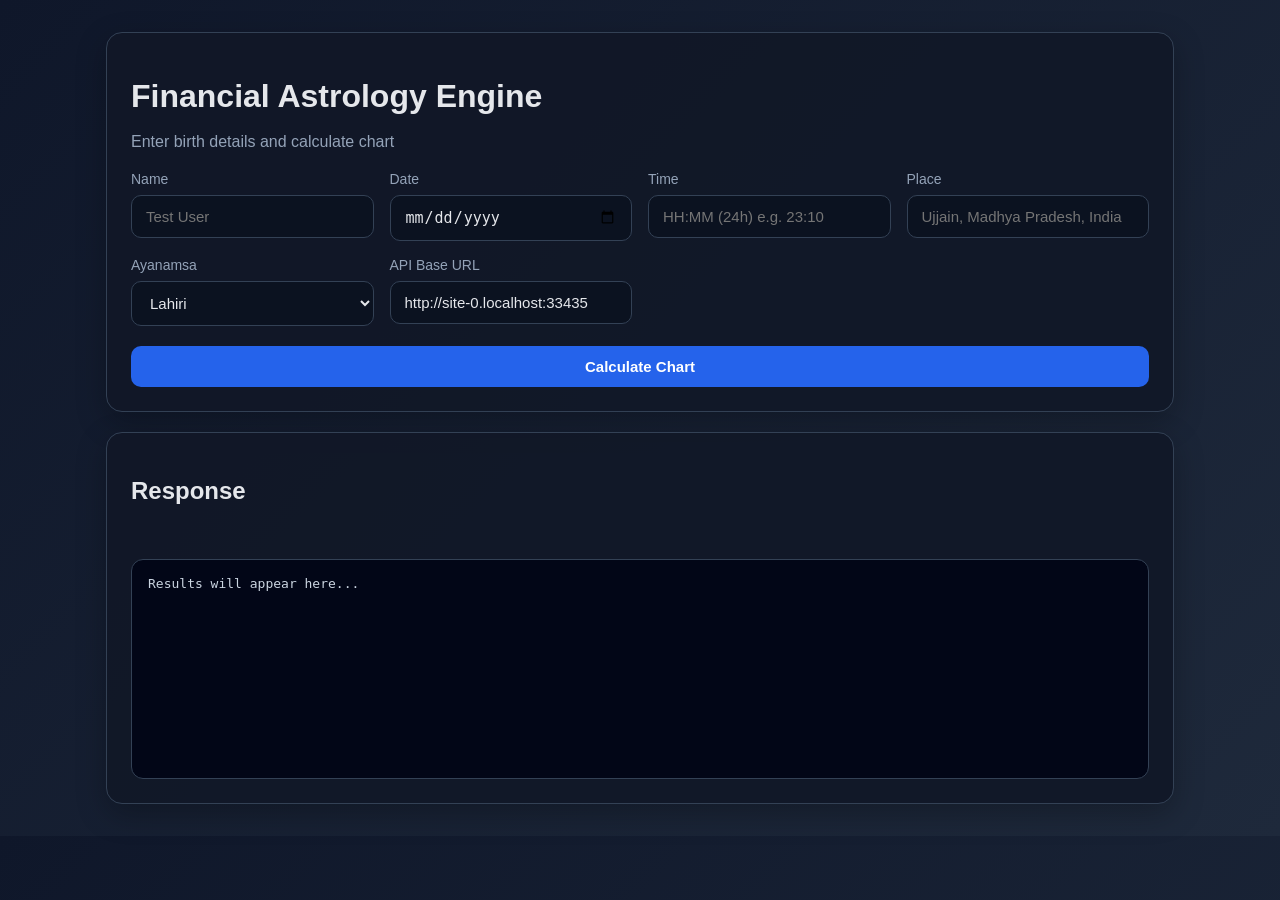
<file: financial_astrology_project/financial_astrology_ui/index.html>
<!DOCTYPE html>
<html lang="en">
<head>
  <meta charset="UTF-8" />
  <meta name="viewport" content="width=device-width, initial-scale=1.0" />
  <title>Financial Astrology UI</title>
  <link rel="stylesheet" href="style.css" />
</head>
<body>
  <div class="container">
    <div class="card">
      <h1>Financial Astrology Engine</h1>
      <p class="subtitle">Enter birth details and calculate chart</p>

      <form id="chartForm">
        <div class="grid">
          <label>
            <span>Name</span>
            <input type="text" id="name" placeholder="Test User" required />
          </label>

          <label>
            <span>Date</span>
            <input type="date" id="date" required />
          </label>

          <label>
            <span>Time</span>
            <input type="text" id="time" placeholder="HH:MM (24h) e.g. 23:10" required/>
          </label>

          <label>
            <span>Place</span>
            <input type="text" id="place" placeholder="Ujjain, Madhya Pradesh, India" required />
          </label>

          <label>
            <span>Ayanamsa</span>
            <select id="ayanamsa">
              <option value="lahiri" selected>Lahiri</option>
              <option value="raman">Raman</option>
              <option value="krishnamurti">Krishnamurti</option>
            </select>
          </label>

          <label>
            <span>API Base URL</span>
            <input type="text" id="apiBase" placeholder="Defaults to current server or http://127.0.0.1:8001" />
          </label>
        </div>

        <button type="submit" id="submitBtn">Calculate Chart</button>
      </form>
    </div>

    <div class="card">
      <h2>Response</h2>
      <div id="status" class="status"></div>
      <pre id="output">Results will appear here...</pre>
    </div>
  </div>

  <script src="app.js"></script>
</body>
</html>
</file>
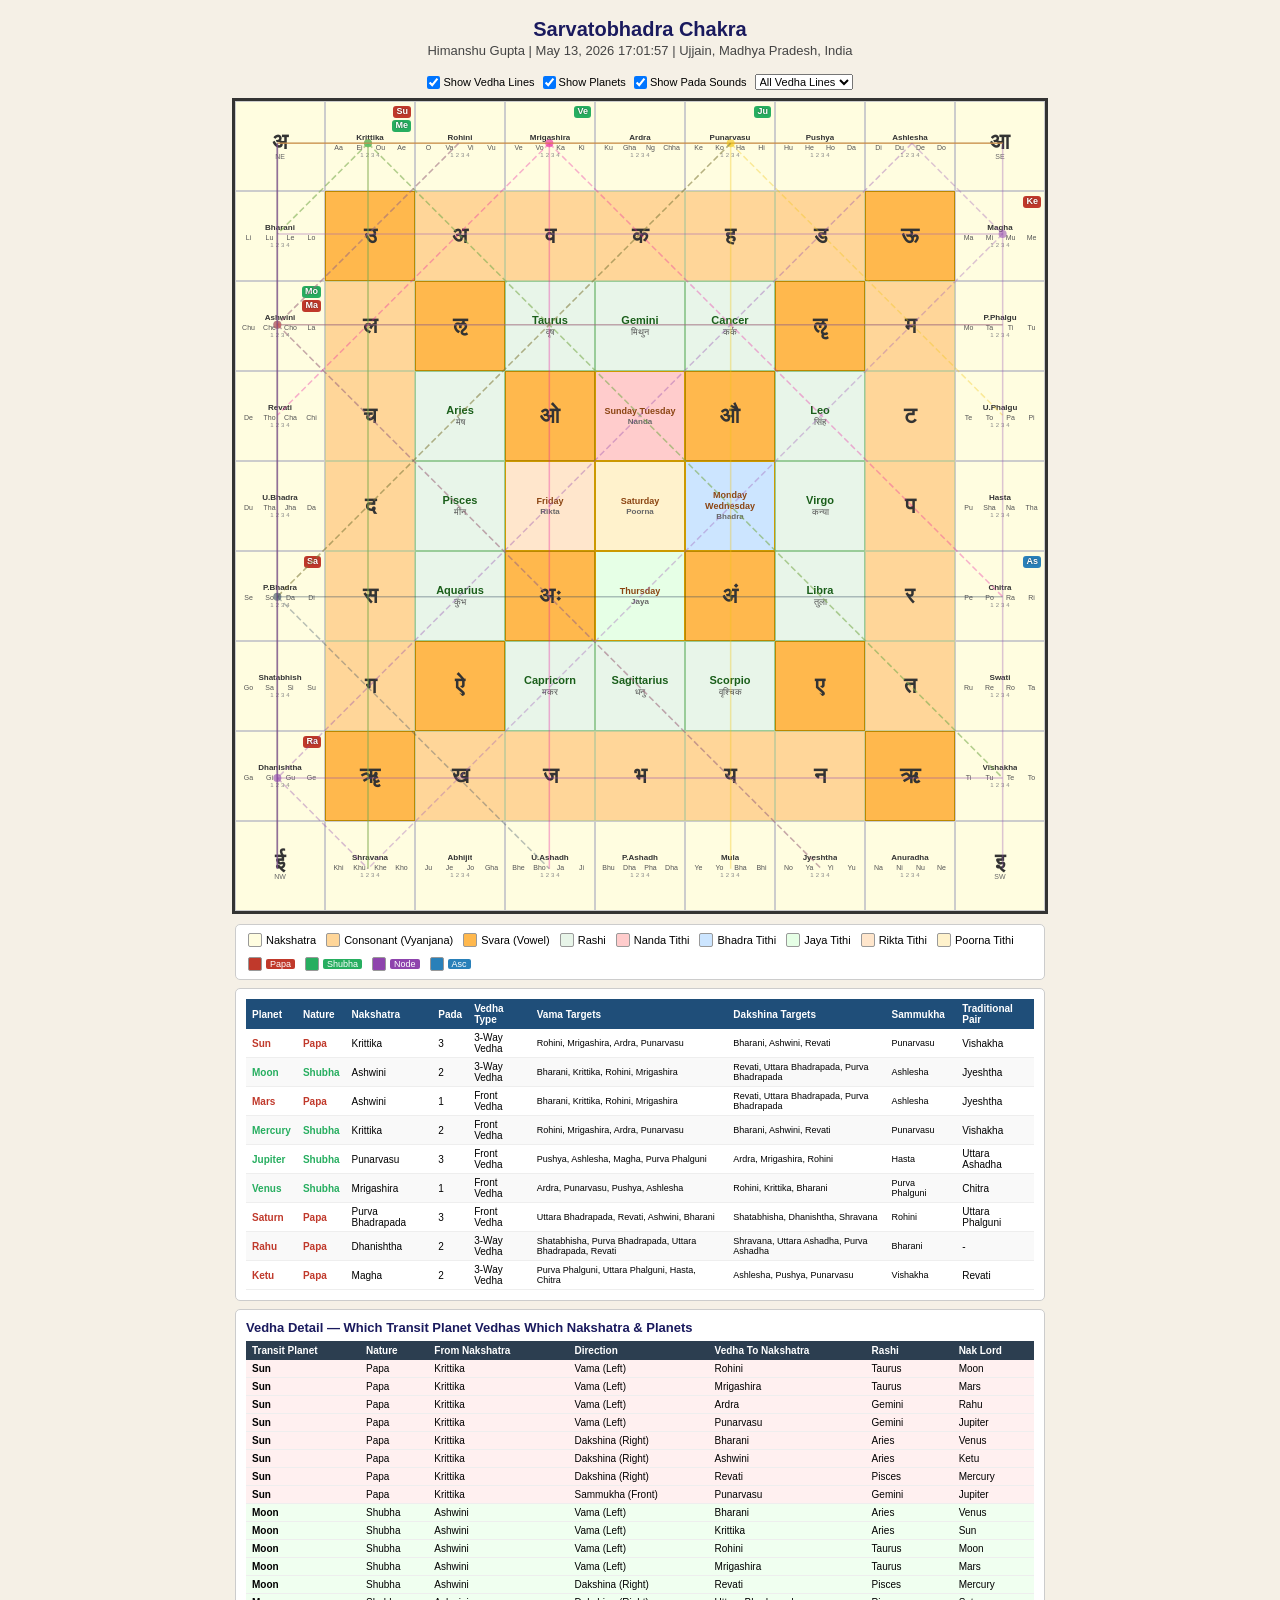
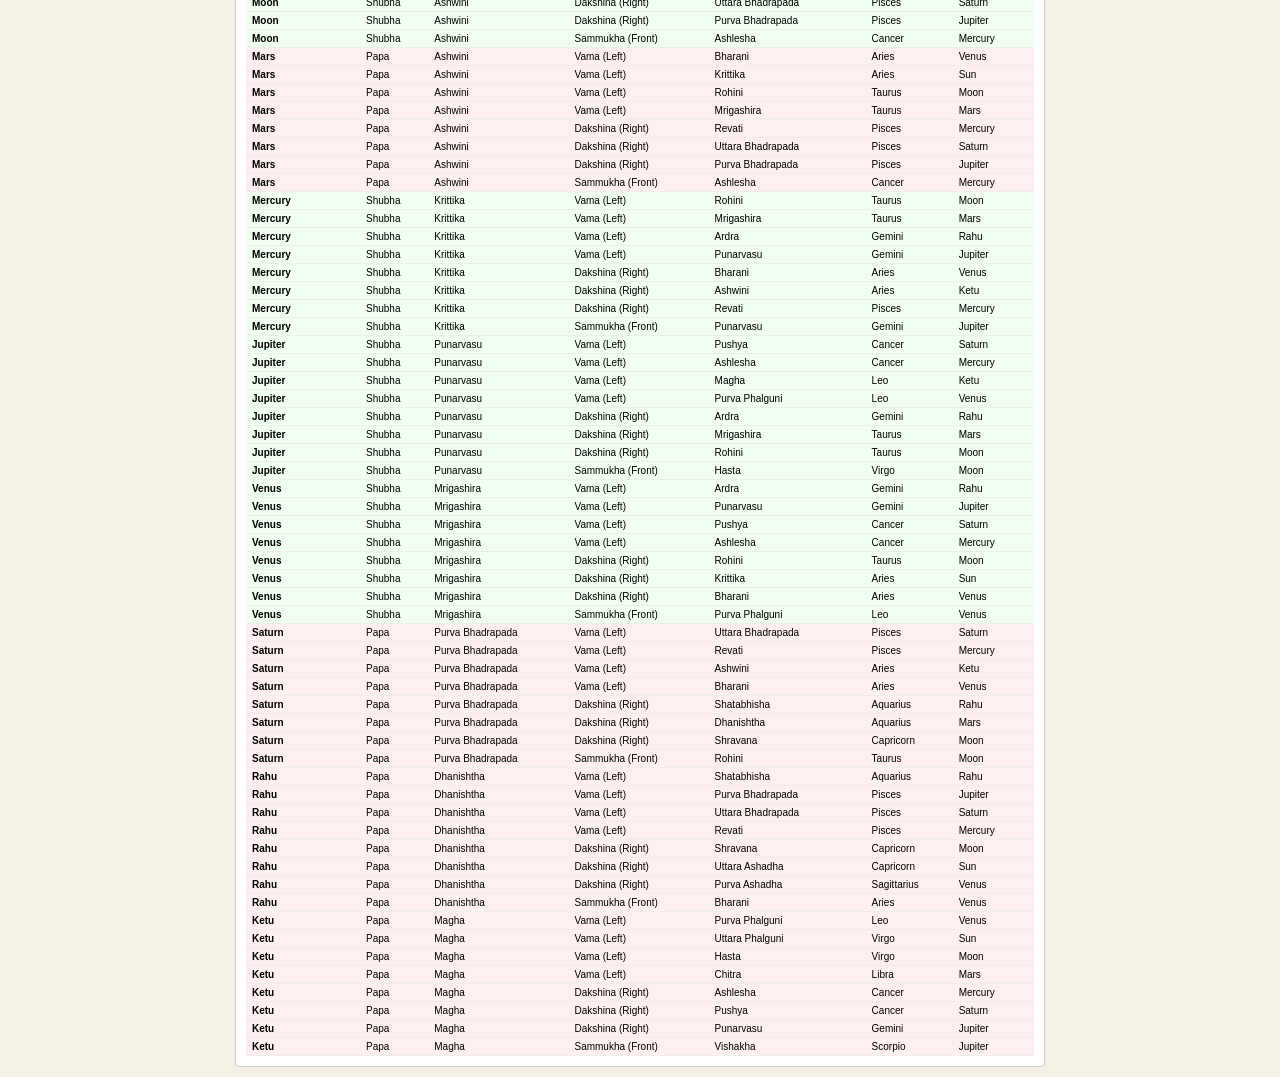
<file: Astrology project/sbc_chakra_visual.html>
<!DOCTYPE html>
<html lang="en">
<head>
<meta charset="UTF-8">
<meta name="viewport" content="width=device-width, initial-scale=1.0">
<title>Sarvatobhadra Chakra — Transit Vedha Analysis</title>
<style>
* { margin: 0; padding: 0; box-sizing: border-box; }
body { 
    font-family: Arial, sans-serif; 
    background: #f5f0e6; 
    display: flex; flex-direction: column; 
    align-items: center; padding: 10px;
    min-height: 100vh;
}
h1 { font-size: 20px; margin: 8px 0 2px; color: #1a1a5e; }
.subtitle { font-size: 13px; color: #444; margin-bottom: 8px; }

.sbc-wrapper {
    position: relative;
    display: inline-block;
}

.sbc-grid {
    display: grid;
    grid-template-columns: repeat(9, 90px);
    grid-template-rows: repeat(9, 90px);
    border: 3px solid #333;
    background: #fff;
    position: relative;
    z-index: 1;
}

.cell {
    border: 1px solid #999;
    display: flex;
    flex-direction: column;
    align-items: center;
    justify-content: center;
    position: relative;
    overflow: hidden;
    font-size: 10px;
    line-height: 1.2;
    text-align: center;
    padding: 2px;
}

/* Zone colors matching Parashara Light */
.cell.nakshatra { background: #fffde0; border-color: #ccc; }
.cell.corner { background: #fffde0; border-color: #ccc; }
.cell.consonant { background: #ffd699; border-color: #cc9; }
.cell.svara { background: #ffb84d; border-color: #b80; }
.cell.rashi { background: #e8f5e9; border-color: #9c9; }
.cell.vara { background: #ffe0b2; border-color: #c90; }
.cell.vara.nanda { background: #ffcccc; }
.cell.vara.bhadra { background: #cce5ff; }
.cell.vara.jaya { background: #e6ffe6; }
.cell.vara.rikta { background: #ffe6cc; }
.cell.vara.poorna { background: #fff2cc; }
.cell.empty { background: #f0f0f0; }

/* Nakshatra name */
.nak-name {
    font-size: 8px;
    font-weight: bold;
    color: #333;
    white-space: nowrap;
    overflow: hidden;
    text-overflow: ellipsis;
    max-width: 86px;
}

/* Pada sounds */
.pada-row {
    display: flex;
    gap: 1px;
    font-size: 8px;
    color: #555;
    margin-top: 1px;
}
.pada-cell {
    width: 20px;
    text-align: center;
    font-size: 7px;
}
.pada-num {
    font-size: 6px;
    color: #888;
    display: flex;
    gap: 2px;
    justify-content: center;
}

/* Hindi/Devanagari labels */
.hindi { 
    font-size: 22px; 
    font-weight: bold; 
    color: #333;
    line-height: 1;
}
.rashi-label { 
    font-size: 11px; 
    font-weight: bold; 
    color: #1a5e1a; 
}
.vara-label {
    font-size: 9px;
    font-weight: bold;
    color: #8b4513;
}
.tithi-label {
    font-size: 8px;
    color: #666;
    font-weight: bold;
}

/* Planet markers */
.planet-marker {
    position: absolute;
    font-size: 9px;
    font-weight: bold;
    color: #fff;
    padding: 1px 3px;
    border-radius: 3px;
    z-index: 10;
    line-height: 1.1;
    text-shadow: 0 0 2px rgba(0,0,0,0.5);
}
.planet-marker.malefic { background: #c0392b; }
.planet-marker.benefic { background: #27ae60; }
.planet-marker.node { background: #8e44ad; }
.planet-marker.asc { background: #2980b9; }

/* Vedha line SVG overlay */
.vedha-overlay {
    position: absolute;
    top: 0; left: 0;
    width: 100%; height: 100%;
    pointer-events: none;
    z-index: 5;
}

/* Side labels (nakshatra names along edges) */
.direction-label {
    position: absolute;
    font-size: 11px;
    font-weight: bold;
    color: #1a1a5e;
}

/* Legend */
.legend {
    display: flex;
    flex-wrap: wrap;
    gap: 10px;
    margin-top: 10px;
    padding: 8px 12px;
    background: #fff;
    border: 1px solid #ccc;
    border-radius: 5px;
    font-size: 11px;
    max-width: 810px;
}
.legend-item {
    display: flex;
    align-items: center;
    gap: 4px;
}
.legend-swatch {
    width: 14px; height: 14px;
    border: 1px solid #999;
    border-radius: 2px;
}

/* Planet info panel */
.planet-info {
    margin-top: 8px;
    background: #fff;
    border: 1px solid #ccc;
    border-radius: 5px;
    padding: 10px;
    max-width: 810px;
    width: 100%;
    font-size: 11px;
}
.planet-info table { width: 100%; border-collapse: collapse; }
.planet-info th { 
    background: #1f4e79; color: #fff; 
    padding: 4px 6px; text-align: left; font-size: 10px;
}
.planet-info td { padding: 3px 6px; border-bottom: 1px solid #eee; font-size: 10px; }
.planet-info tr:nth-child(even) { background: #f9f9f9; }
.papa { color: #c0392b; font-weight: bold; }
.shubha { color: #27ae60; font-weight: bold; }

/* Vedha targets panel */
.vedha-panel {
    margin-top: 8px;
    background: #fff;
    border: 1px solid #ccc;
    border-radius: 5px;
    padding: 10px;
    max-width: 810px;
    width: 100%;
}
.vedha-panel h3 { font-size: 13px; color: #1a1a5e; margin-bottom: 6px; }
.vedha-table { width: 100%; border-collapse: collapse; font-size: 10px; }
.vedha-table th { background: #2c3e50; color: #fff; padding: 4px 6px; text-align: left; }
.vedha-table td { padding: 3px 6px; border-bottom: 1px solid #eee; }
.vedha-table tr.papa-row { background: #fff0f0; }
.vedha-table tr.shubha-row { background: #f0fff0; }

/* Controls */
.controls {
    display: flex;
    gap: 8px;
    margin: 8px 0;
    flex-wrap: wrap;
}
.controls label { font-size: 11px; display: flex; align-items: center; gap: 3px; cursor: pointer; }
.controls input[type=checkbox] { cursor: pointer; }

/* Tooltip */
.tooltip {
    display: none;
    position: absolute;
    background: rgba(0,0,0,0.85);
    color: #fff;
    padding: 6px 10px;
    border-radius: 4px;
    font-size: 11px;
    z-index: 100;
    pointer-events: none;
    white-space: pre-line;
    max-width: 250px;
    line-height: 1.4;
}
</style>
</head>
<body>

<h1>Sarvatobhadra Chakra</h1>
<div class="subtitle">Himanshu Gupta | May 13, 2026 17:01:57 | Ujjain, Madhya Pradesh, India</div>

<div class="controls">
    <label><input type="checkbox" id="toggleVedha" checked> Show Vedha Lines</label>
    <label><input type="checkbox" id="togglePlanets" checked> Show Planets</label>
    <label><input type="checkbox" id="togglePada" checked> Show Pada Sounds</label>
    <label>
        <select id="highlightPlanet" style="font-size:11px;">
            <option value="all">All Vedha Lines</option>
            <option value="Sun">Sun only</option>
            <option value="Moon">Moon only</option>
            <option value="Mars">Mars only</option>
            <option value="Mercury">Mercury only</option>
            <option value="Jupiter">Jupiter only</option>
            <option value="Venus">Venus only</option>
            <option value="Saturn">Saturn only</option>
            <option value="Rahu">Rahu only</option>
            <option value="Ketu">Ketu only</option>
        </select>
    </label>
</div>

<div class="sbc-wrapper">
    <div class="sbc-grid" id="sbcGrid"></div>
    <svg class="vedha-overlay" id="vedhaOverlay" viewBox="0 0 810 810" preserveAspectRatio="none"></svg>
    <div class="tooltip" id="tooltip"></div>
</div>

<div class="legend">
    <div class="legend-item"><div class="legend-swatch" style="background:#fffde0;"></div>Nakshatra</div>
    <div class="legend-item"><div class="legend-swatch" style="background:#ffd699;"></div>Consonant (Vyanjana)</div>
    <div class="legend-item"><div class="legend-swatch" style="background:#ffb84d;"></div>Svara (Vowel)</div>
    <div class="legend-item"><div class="legend-swatch" style="background:#e8f5e9;"></div>Rashi</div>
    <div class="legend-item"><div class="legend-swatch" style="background:#ffcccc;"></div>Nanda Tithi</div>
    <div class="legend-item"><div class="legend-swatch" style="background:#cce5ff;"></div>Bhadra Tithi</div>
    <div class="legend-item"><div class="legend-swatch" style="background:#e6ffe6;"></div>Jaya Tithi</div>
    <div class="legend-item"><div class="legend-swatch" style="background:#ffe6cc;"></div>Rikta Tithi</div>
    <div class="legend-item"><div class="legend-swatch" style="background:#fff2cc;"></div>Poorna Tithi</div>
    <div class="legend-item"><div class="legend-swatch" style="background:#c0392b;"></div><span style="color:#fff;padding:0 4px;background:#c0392b;border-radius:2px;font-size:9px;">Papa</span></div>
    <div class="legend-item"><div class="legend-swatch" style="background:#27ae60;"></div><span style="color:#fff;padding:0 4px;background:#27ae60;border-radius:2px;font-size:9px;">Shubha</span></div>
    <div class="legend-item"><div class="legend-swatch" style="background:#8e44ad;"></div><span style="color:#fff;padding:0 4px;background:#8e44ad;border-radius:2px;font-size:9px;">Node</span></div>
    <div class="legend-item"><div class="legend-swatch" style="background:#2980b9;"></div><span style="color:#fff;padding:0 4px;background:#2980b9;border-radius:2px;font-size:9px;">Asc</span></div>
</div>

<div class="planet-info">
    <table>
        <tr>
            <th>Planet</th><th>Nature</th><th>Nakshatra</th><th>Pada</th>
            <th>Vedha Type</th><th>Vama Targets</th><th>Dakshina Targets</th><th>Sammukha</th>
            <th>Traditional Pair</th>
        </tr>
        <tbody id="planetTable"></tbody>
    </table>
</div>

<div class="vedha-panel">
    <h3>Vedha Detail — Which Transit Planet Vedhas Which Nakshatra &amp; Planets</h3>
    <table class="vedha-table">
        <tr>
            <th>Transit Planet</th><th>Nature</th><th>From Nakshatra</th>
            <th>Direction</th><th>Vedha To Nakshatra</th><th>Rashi</th><th>Nak Lord</th>
        </tr>
        <tbody id="vedhaTable"></tbody>
    </table>
</div>

<script>
const DATA = {"grid": [[{"row": 0, "col": 0, "type": "corner", "label": "NE", "label_hi": "अ", "zone": "outer", "planets": [], "pada_sounds": []}, {"row": 0, "col": 1, "type": "nakshatra", "label": "Krittika", "label_hi": "", "zone": "outer", "planets": ["Su", "Me"], "pada_sounds": ["Aa", "Ei", "Ou", "Ae"]}, {"row": 0, "col": 2, "type": "nakshatra", "label": "Rohini", "label_hi": "", "zone": "outer", "planets": [], "pada_sounds": ["O", "Va", "Vi", "Vu"]}, {"row": 0, "col": 3, "type": "nakshatra", "label": "Mrigashira", "label_hi": "", "zone": "outer", "planets": ["Ve"], "pada_sounds": ["Ve", "Vo", "Ka", "Ki"]}, {"row": 0, "col": 4, "type": "nakshatra", "label": "Ardra", "label_hi": "", "zone": "outer", "planets": [], "pada_sounds": ["Ku", "Gha", "Ng", "Chha"]}, {"row": 0, "col": 5, "type": "nakshatra", "label": "Punarvasu", "label_hi": "", "zone": "outer", "planets": ["Ju"], "pada_sounds": ["Ke", "Ko", "Ha", "Hi"]}, {"row": 0, "col": 6, "type": "nakshatra", "label": "Pushya", "label_hi": "", "zone": "outer", "planets": [], "pada_sounds": ["Hu", "He", "Ho", "Da"]}, {"row": 0, "col": 7, "type": "nakshatra", "label": "Ashlesha", "label_hi": "", "zone": "outer", "planets": [], "pada_sounds": ["Di", "Du", "De", "Do"]}, {"row": 0, "col": 8, "type": "corner", "label": "SE", "label_hi": "आ", "zone": "outer", "planets": [], "pada_sounds": []}], [{"row": 1, "col": 0, "type": "nakshatra", "label": "Bharani", "label_hi": "", "zone": "outer", "planets": [], "pada_sounds": ["Li", "Lu", "Le", "Lo"]}, {"row": 1, "col": 1, "type": "svara", "label": "", "label_hi": "उ", "zone": "second", "planets": [], "pada_sounds": []}, {"row": 1, "col": 2, "type": "consonant", "label": "", "label_hi": "अ", "zone": "second", "planets": [], "pada_sounds": []}, {"row": 1, "col": 3, "type": "consonant", "label": "", "label_hi": "व", "zone": "second", "planets": [], "pada_sounds": []}, {"row": 1, "col": 4, "type": "consonant", "label": "", "label_hi": "क", "zone": "second", "planets": [], "pada_sounds": []}, {"row": 1, "col": 5, "type": "consonant", "label": "", "label_hi": "ह", "zone": "second", "planets": [], "pada_sounds": []}, {"row": 1, "col": 6, "type": "consonant", "label": "", "label_hi": "ड", "zone": "second", "planets": [], "pada_sounds": []}, {"row": 1, "col": 7, "type": "svara", "label": "", "label_hi": "ऊ", "zone": "second", "planets": [], "pada_sounds": []}, {"row": 1, "col": 8, "type": "nakshatra", "label": "Magha", "label_hi": "", "zone": "outer", "planets": ["Ke"], "pada_sounds": ["Ma", "Mi", "Mu", "Me"]}], [{"row": 2, "col": 0, "type": "nakshatra", "label": "Ashwini", "label_hi": "", "zone": "outer", "planets": ["Mo", "Ma"], "pada_sounds": ["Chu", "Che", "Cho", "La"]}, {"row": 2, "col": 1, "type": "consonant", "label": "", "label_hi": "ल", "zone": "second", "planets": [], "pada_sounds": []}, {"row": 2, "col": 2, "type": "svara", "label": "", "label_hi": "ऌ", "zone": "third", "planets": [], "pada_sounds": []}, {"row": 2, "col": 3, "type": "rashi", "label": "Taurus", "label_hi": "वृष", "zone": "third", "planets": [], "pada_sounds": []}, {"row": 2, "col": 4, "type": "rashi", "label": "Gemini", "label_hi": "मिथुन", "zone": "third", "planets": [], "pada_sounds": []}, {"row": 2, "col": 5, "type": "rashi", "label": "Cancer", "label_hi": "कर्क", "zone": "third", "planets": [], "pada_sounds": []}, {"row": 2, "col": 6, "type": "svara", "label": "", "label_hi": "ॡ", "zone": "third", "planets": [], "pada_sounds": []}, {"row": 2, "col": 7, "type": "consonant", "label": "", "label_hi": "म", "zone": "second", "planets": [], "pada_sounds": []}, {"row": 2, "col": 8, "type": "nakshatra", "label": "Purva Phalguni", "label_hi": "", "zone": "outer", "planets": [], "pada_sounds": ["Mo", "Ta", "Ti", "Tu"]}], [{"row": 3, "col": 0, "type": "nakshatra", "label": "Revati", "label_hi": "", "zone": "outer", "planets": [], "pada_sounds": ["De", "Tho", "Cha", "Chi"]}, {"row": 3, "col": 1, "type": "consonant", "label": "", "label_hi": "च", "zone": "second", "planets": [], "pada_sounds": []}, {"row": 3, "col": 2, "type": "rashi", "label": "Aries", "label_hi": "मेष", "zone": "third", "planets": [], "pada_sounds": []}, {"row": 3, "col": 3, "type": "svara", "label": "", "label_hi": "ओ", "zone": "fourth", "planets": [], "pada_sounds": []}, {"row": 3, "col": 4, "type": "vara", "label": "Sunday, Tuesday", "label_hi": "", "zone": "fourth", "planets": [], "pada_sounds": [], "tithi_group": "Nanda"}, {"row": 3, "col": 5, "type": "svara", "label": "", "label_hi": "औ", "zone": "fourth", "planets": [], "pada_sounds": []}, {"row": 3, "col": 6, "type": "rashi", "label": "Leo", "label_hi": "सिंह", "zone": "third", "planets": [], "pada_sounds": []}, {"row": 3, "col": 7, "type": "consonant", "label": "", "label_hi": "ट", "zone": "second", "planets": [], "pada_sounds": []}, {"row": 3, "col": 8, "type": "nakshatra", "label": "Uttara Phalguni", "label_hi": "", "zone": "outer", "planets": [], "pada_sounds": ["Te", "To", "Pa", "Pi"]}], [{"row": 4, "col": 0, "type": "nakshatra", "label": "Uttara Bhadrapada", "label_hi": "", "zone": "outer", "planets": [], "pada_sounds": ["Du", "Tha", "Jha", "Da"]}, {"row": 4, "col": 1, "type": "consonant", "label": "", "label_hi": "द", "zone": "second", "planets": [], "pada_sounds": []}, {"row": 4, "col": 2, "type": "rashi", "label": "Pisces", "label_hi": "मीन", "zone": "third", "planets": [], "pada_sounds": []}, {"row": 4, "col": 3, "type": "vara", "label": "Friday", "label_hi": "", "zone": "fourth", "planets": [], "pada_sounds": [], "tithi_group": "Rikta"}, {"row": 4, "col": 4, "type": "vara", "label": "Saturday", "label_hi": "", "zone": "center", "planets": [], "pada_sounds": [], "tithi_group": "Poorna"}, {"row": 4, "col": 5, "type": "vara", "label": "Monday, Wednesday", "label_hi": "", "zone": "fourth", "planets": [], "pada_sounds": [], "tithi_group": "Bhadra"}, {"row": 4, "col": 6, "type": "rashi", "label": "Virgo", "label_hi": "कन्या", "zone": "third", "planets": [], "pada_sounds": []}, {"row": 4, "col": 7, "type": "consonant", "label": "", "label_hi": "प", "zone": "second", "planets": [], "pada_sounds": []}, {"row": 4, "col": 8, "type": "nakshatra", "label": "Hasta", "label_hi": "", "zone": "outer", "planets": [], "pada_sounds": ["Pu", "Sha", "Na", "Tha"]}], [{"row": 5, "col": 0, "type": "nakshatra", "label": "Purva Bhadrapada", "label_hi": "", "zone": "outer", "planets": ["Sa"], "pada_sounds": ["Se", "So", "Da", "Di"]}, {"row": 5, "col": 1, "type": "consonant", "label": "", "label_hi": "स", "zone": "second", "planets": [], "pada_sounds": []}, {"row": 5, "col": 2, "type": "rashi", "label": "Aquarius", "label_hi": "कुंभ", "zone": "third", "planets": [], "pada_sounds": []}, {"row": 5, "col": 3, "type": "svara", "label": "", "label_hi": "अः", "zone": "fourth", "planets": [], "pada_sounds": []}, {"row": 5, "col": 4, "type": "vara", "label": "Thursday", "label_hi": "", "zone": "fourth", "planets": [], "pada_sounds": [], "tithi_group": "Jaya"}, {"row": 5, "col": 5, "type": "svara", "label": "", "label_hi": "अं", "zone": "fourth", "planets": [], "pada_sounds": []}, {"row": 5, "col": 6, "type": "rashi", "label": "Libra", "label_hi": "तुला", "zone": "third", "planets": [], "pada_sounds": []}, {"row": 5, "col": 7, "type": "consonant", "label": "", "label_hi": "र", "zone": "second", "planets": [], "pada_sounds": []}, {"row": 5, "col": 8, "type": "nakshatra", "label": "Chitra", "label_hi": "", "zone": "outer", "planets": ["As"], "pada_sounds": ["Pe", "Po", "Ra", "Ri"]}], [{"row": 6, "col": 0, "type": "nakshatra", "label": "Shatabhisha", "label_hi": "", "zone": "outer", "planets": [], "pada_sounds": ["Go", "Sa", "Si", "Su"]}, {"row": 6, "col": 1, "type": "consonant", "label": "", "label_hi": "ग", "zone": "second", "planets": [], "pada_sounds": []}, {"row": 6, "col": 2, "type": "svara", "label": "", "label_hi": "ऐ", "zone": "third", "planets": [], "pada_sounds": []}, {"row": 6, "col": 3, "type": "rashi", "label": "Capricorn", "label_hi": "मकर", "zone": "third", "planets": [], "pada_sounds": []}, {"row": 6, "col": 4, "type": "rashi", "label": "Sagittarius", "label_hi": "धनु", "zone": "third", "planets": [], "pada_sounds": []}, {"row": 6, "col": 5, "type": "rashi", "label": "Scorpio", "label_hi": "वृश्चिक", "zone": "third", "planets": [], "pada_sounds": []}, {"row": 6, "col": 6, "type": "svara", "label": "", "label_hi": "ए", "zone": "third", "planets": [], "pada_sounds": []}, {"row": 6, "col": 7, "type": "consonant", "label": "", "label_hi": "त", "zone": "second", "planets": [], "pada_sounds": []}, {"row": 6, "col": 8, "type": "nakshatra", "label": "Swati", "label_hi": "", "zone": "outer", "planets": [], "pada_sounds": ["Ru", "Re", "Ro", "Ta"]}], [{"row": 7, "col": 0, "type": "nakshatra", "label": "Dhanishtha", "label_hi": "", "zone": "outer", "planets": ["Ra"], "pada_sounds": ["Ga", "Gi", "Gu", "Ge"]}, {"row": 7, "col": 1, "type": "svara", "label": "", "label_hi": "ॠ", "zone": "second", "planets": [], "pada_sounds": []}, {"row": 7, "col": 2, "type": "consonant", "label": "", "label_hi": "ख", "zone": "second", "planets": [], "pada_sounds": []}, {"row": 7, "col": 3, "type": "consonant", "label": "", "label_hi": "ज", "zone": "second", "planets": [], "pada_sounds": []}, {"row": 7, "col": 4, "type": "consonant", "label": "", "label_hi": "भ", "zone": "second", "planets": [], "pada_sounds": []}, {"row": 7, "col": 5, "type": "consonant", "label": "", "label_hi": "य", "zone": "second", "planets": [], "pada_sounds": []}, {"row": 7, "col": 6, "type": "consonant", "label": "", "label_hi": "न", "zone": "second", "planets": [], "pada_sounds": []}, {"row": 7, "col": 7, "type": "svara", "label": "", "label_hi": "ऋ", "zone": "second", "planets": [], "pada_sounds": []}, {"row": 7, "col": 8, "type": "nakshatra", "label": "Vishakha", "label_hi": "", "zone": "outer", "planets": [], "pada_sounds": ["Ti", "Tu", "Te", "To"]}], [{"row": 8, "col": 0, "type": "corner", "label": "NW", "label_hi": "ई", "zone": "outer", "planets": [], "pada_sounds": []}, {"row": 8, "col": 1, "type": "nakshatra", "label": "Shravana", "label_hi": "", "zone": "outer", "planets": [], "pada_sounds": ["Khi", "Khu", "Khe", "Kho"]}, {"row": 8, "col": 2, "type": "nakshatra", "label": "Abhijit", "label_hi": "", "zone": "outer", "planets": [], "pada_sounds": ["Ju", "Je", "Jo", "Gha"]}, {"row": 8, "col": 3, "type": "nakshatra", "label": "Uttara Ashadha", "label_hi": "", "zone": "outer", "planets": [], "pada_sounds": ["Bhe", "Bho", "Ja", "Ji"]}, {"row": 8, "col": 4, "type": "nakshatra", "label": "Purva Ashadha", "label_hi": "", "zone": "outer", "planets": [], "pada_sounds": ["Bhu", "Dha", "Pha", "Dha"]}, {"row": 8, "col": 5, "type": "nakshatra", "label": "Mula", "label_hi": "", "zone": "outer", "planets": [], "pada_sounds": ["Ye", "Yo", "Bha", "Bhi"]}, {"row": 8, "col": 6, "type": "nakshatra", "label": "Jyeshtha", "label_hi": "", "zone": "outer", "planets": [], "pada_sounds": ["No", "Ya", "Yi", "Yu"]}, {"row": 8, "col": 7, "type": "nakshatra", "label": "Anuradha", "label_hi": "", "zone": "outer", "planets": [], "pada_sounds": ["Na", "Ni", "Nu", "Ne"]}, {"row": 8, "col": 8, "type": "corner", "label": "SW", "label_hi": "इ", "zone": "outer", "planets": [], "pada_sounds": []}]], "planets": {"Sun": {"row": 0, "col": 1, "abbr": "Su"}, "Mercury": {"row": 0, "col": 1, "abbr": "Me"}, "Venus": {"row": 0, "col": 3, "abbr": "Ve"}, "Jupiter": {"row": 0, "col": 5, "abbr": "Ju"}, "Moon": {"row": 2, "col": 0, "abbr": "Mo"}, "Mars": {"row": 2, "col": 0, "abbr": "Ma"}, "Saturn": {"row": 5, "col": 0, "abbr": "Sa"}, "Rahu": {"row": 7, "col": 0, "abbr": "Ra"}, "Ketu": {"row": 1, "col": 8, "abbr": "Ke"}, "Ascendant": {"row": 5, "col": 8, "abbr": "As"}}, "transit_info": {"Sun": {"nak": "Krittika", "pada": 3}, "Mercury": {"nak": "Krittika", "pada": 2}, "Venus": {"nak": "Mrigashira", "pada": 1}, "Jupiter": {"nak": "Punarvasu", "pada": 3}, "Moon": {"nak": "Ashwini", "pada": 2}, "Mars": {"nak": "Ashwini", "pada": 1}, "Saturn": {"nak": "Purva Bhadrapada", "pada": 3}, "Rahu": {"nak": "Dhanishtha", "pada": 2}, "Ketu": {"nak": "Magha", "pada": 2}}, "ascendant": {"nakshatra": "Chitra", "pada": 3, "abbr": "As"}, "vedha_lines": {"Sun": {"origin": [0, 1], "lines": [{"type": "horizontal", "from": [0, 0], "to": [0, 8]}, {"type": "vertical", "from": [0, 1], "to": [8, 1]}, {"type": "diagonal_main", "from": [0, 1], "to": [7, 8]}, {"type": "diagonal_anti", "from": [0, 1], "to": [1, 0]}], "is_malefic": true, "vedha_type": "3-Way Vedha"}, "Mercury": {"origin": [0, 1], "lines": [{"type": "horizontal", "from": [0, 0], "to": [0, 8]}, {"type": "vertical", "from": [0, 1], "to": [8, 1]}, {"type": "diagonal_main", "from": [0, 1], "to": [7, 8]}, {"type": "diagonal_anti", "from": [0, 1], "to": [1, 0]}], "is_malefic": false, "vedha_type": "Front Vedha"}, "Venus": {"origin": [0, 3], "lines": [{"type": "horizontal", "from": [0, 0], "to": [0, 8]}, {"type": "vertical", "from": [0, 3], "to": [8, 3]}, {"type": "diagonal_main", "from": [0, 3], "to": [5, 8]}, {"type": "diagonal_anti", "from": [0, 3], "to": [3, 0]}], "is_malefic": false, "vedha_type": "Front Vedha"}, "Jupiter": {"origin": [0, 5], "lines": [{"type": "horizontal", "from": [0, 0], "to": [0, 8]}, {"type": "vertical", "from": [0, 5], "to": [8, 5]}, {"type": "diagonal_main", "from": [0, 5], "to": [3, 8]}, {"type": "diagonal_anti", "from": [0, 5], "to": [5, 0]}], "is_malefic": false, "vedha_type": "Front Vedha"}, "Moon": {"origin": [2, 0], "lines": [{"type": "horizontal", "from": [2, 0], "to": [2, 8]}, {"type": "vertical", "from": [0, 0], "to": [8, 0]}, {"type": "diagonal_main", "from": [2, 0], "to": [8, 6]}, {"type": "diagonal_anti", "from": [0, 2], "to": [2, 0]}], "is_malefic": false, "vedha_type": "3-Way Vedha"}, "Mars": {"origin": [2, 0], "lines": [{"type": "horizontal", "from": [2, 0], "to": [2, 8]}, {"type": "vertical", "from": [0, 0], "to": [8, 0]}, {"type": "diagonal_main", "from": [2, 0], "to": [8, 6]}, {"type": "diagonal_anti", "from": [0, 2], "to": [2, 0]}], "is_malefic": true, "vedha_type": "Front Vedha"}, "Saturn": {"origin": [5, 0], "lines": [{"type": "horizontal", "from": [5, 0], "to": [5, 8]}, {"type": "vertical", "from": [0, 0], "to": [8, 0]}, {"type": "diagonal_main", "from": [5, 0], "to": [8, 3]}, {"type": "diagonal_anti", "from": [0, 5], "to": [5, 0]}], "is_malefic": true, "vedha_type": "Front Vedha"}, "Rahu": {"origin": [7, 0], "lines": [{"type": "horizontal", "from": [7, 0], "to": [7, 8]}, {"type": "vertical", "from": [0, 0], "to": [8, 0]}, {"type": "diagonal_main", "from": [7, 0], "to": [8, 1]}, {"type": "diagonal_anti", "from": [0, 7], "to": [7, 0]}], "is_malefic": true, "vedha_type": "3-Way Vedha"}, "Ketu": {"origin": [1, 8], "lines": [{"type": "horizontal", "from": [1, 0], "to": [1, 8]}, {"type": "vertical", "from": [0, 8], "to": [8, 8]}, {"type": "diagonal_main", "from": [0, 7], "to": [1, 8]}, {"type": "diagonal_anti", "from": [1, 8], "to": [8, 1]}], "is_malefic": true, "vedha_type": "3-Way Vedha"}}, "nakshatra_pada_sounds": {"Ashwini": ["Chu", "Che", "Cho", "La"], "Bharani": ["Li", "Lu", "Le", "Lo"], "Krittika": ["Aa", "Ei", "Ou", "Ae"], "Rohini": ["O", "Va", "Vi", "Vu"], "Mrigashira": ["Ve", "Vo", "Ka", "Ki"], "Ardra": ["Ku", "Gha", "Ng", "Chha"], "Punarvasu": ["Ke", "Ko", "Ha", "Hi"], "Pushya": ["Hu", "He", "Ho", "Da"], "Ashlesha": ["Di", "Du", "De", "Do"], "Magha": ["Ma", "Mi", "Mu", "Me"], "Purva Phalguni": ["Mo", "Ta", "Ti", "Tu"], "Uttara Phalguni": ["Te", "To", "Pa", "Pi"], "Hasta": ["Pu", "Sha", "Na", "Tha"], "Chitra": ["Pe", "Po", "Ra", "Ri"], "Swati": ["Ru", "Re", "Ro", "Ta"], "Vishakha": ["Ti", "Tu", "Te", "To"], "Anuradha": ["Na", "Ni", "Nu", "Ne"], "Jyeshtha": ["No", "Ya", "Yi", "Yu"], "Mula": ["Ye", "Yo", "Bha", "Bhi"], "Purva Ashadha": ["Bhu", "Dha", "Pha", "Dha"], "Uttara Ashadha": ["Bhe", "Bho", "Ja", "Ji"], "Abhijit": ["Ju", "Je", "Jo", "Gha"], "Shravana": ["Khi", "Khu", "Khe", "Kho"], "Dhanishtha": ["Ga", "Gi", "Gu", "Ge"], "Shatabhisha": ["Go", "Sa", "Si", "Su"], "Purva Bhadrapada": ["Se", "So", "Da", "Di"], "Uttara Bhadrapada": ["Du", "Tha", "Jha", "Da"], "Revati": ["De", "Tho", "Cha", "Chi"]}, "traditional_vedha": {"Ashwini": {"vama": ["Bharani", "Krittika", "Rohini", "Mrigashira"], "dakshina": ["Revati", "Uttara Bhadrapada", "Purva Bhadrapada"], "sammukha": ["Ashlesha"]}, "Bharani": {"vama": ["Krittika", "Rohini", "Mrigashira", "Ardra"], "dakshina": ["Ashwini", "Revati", "Uttara Bhadrapada"], "sammukha": ["Pushya"]}, "Krittika": {"vama": ["Rohini", "Mrigashira", "Ardra", "Punarvasu"], "dakshina": ["Bharani", "Ashwini", "Revati"], "sammukha": ["Punarvasu"]}, "Rohini": {"vama": ["Mrigashira", "Ardra", "Punarvasu", "Pushya"], "dakshina": ["Krittika", "Bharani", "Ashwini"], "sammukha": ["Magha"]}, "Mrigashira": {"vama": ["Ardra", "Punarvasu", "Pushya", "Ashlesha"], "dakshina": ["Rohini", "Krittika", "Bharani"], "sammukha": ["Purva Phalguni"]}, "Ardra": {"vama": ["Punarvasu", "Pushya", "Ashlesha", "Magha"], "dakshina": ["Mrigashira", "Rohini", "Krittika"], "sammukha": ["Uttara Phalguni"]}, "Punarvasu": {"vama": ["Pushya", "Ashlesha", "Magha", "Purva Phalguni"], "dakshina": ["Ardra", "Mrigashira", "Rohini"], "sammukha": ["Hasta"]}, "Pushya": {"vama": ["Ashlesha", "Magha", "Purva Phalguni", "Uttara Phalguni"], "dakshina": ["Punarvasu", "Ardra", "Mrigashira"], "sammukha": ["Chitra"]}, "Ashlesha": {"vama": ["Magha", "Purva Phalguni", "Uttara Phalguni", "Hasta"], "dakshina": ["Pushya", "Punarvasu", "Ardra"], "sammukha": ["Swati"]}, "Magha": {"vama": ["Purva Phalguni", "Uttara Phalguni", "Hasta", "Chitra"], "dakshina": ["Ashlesha", "Pushya", "Punarvasu"], "sammukha": ["Vishakha"]}, "Purva Phalguni": {"vama": ["Uttara Phalguni", "Hasta", "Chitra", "Swati"], "dakshina": ["Magha", "Ashlesha", "Pushya"], "sammukha": ["Anuradha"]}, "Uttara Phalguni": {"vama": ["Hasta", "Chitra", "Swati", "Vishakha"], "dakshina": ["Purva Phalguni", "Magha", "Ashlesha"], "sammukha": ["Jyeshtha"]}, "Hasta": {"vama": ["Chitra", "Swati", "Vishakha", "Anuradha"], "dakshina": ["Uttara Phalguni", "Purva Phalguni", "Magha"], "sammukha": ["Mula"]}, "Chitra": {"vama": ["Swati", "Vishakha", "Anuradha", "Jyeshtha"], "dakshina": ["Hasta", "Uttara Phalguni", "Purva Phalguni"], "sammukha": ["Purva Ashadha"]}, "Swati": {"vama": ["Vishakha", "Anuradha", "Jyeshtha", "Mula"], "dakshina": ["Chitra", "Hasta", "Uttara Phalguni"], "sammukha": ["Uttara Ashadha"]}, "Vishakha": {"vama": ["Anuradha", "Jyeshtha", "Mula", "Purva Ashadha"], "dakshina": ["Swati", "Chitra", "Hasta"], "sammukha": ["Shravana"]}, "Anuradha": {"vama": ["Jyeshtha", "Mula", "Purva Ashadha", "Uttara Ashadha"], "dakshina": ["Vishakha", "Swati", "Chitra"], "sammukha": ["Dhanishtha"]}, "Jyeshtha": {"vama": ["Mula", "Purva Ashadha", "Uttara Ashadha", "Shravana"], "dakshina": ["Anuradha", "Vishakha", "Swati"], "sammukha": ["Shatabhisha"]}, "Mula": {"vama": ["Purva Ashadha", "Uttara Ashadha", "Shravana", "Dhanishtha"], "dakshina": ["Jyeshtha", "Anuradha", "Vishakha"], "sammukha": ["Purva Bhadrapada"]}, "Purva Ashadha": {"vama": ["Uttara Ashadha", "Shravana", "Dhanishtha", "Shatabhisha"], "dakshina": ["Mula", "Jyeshtha", "Anuradha"], "sammukha": ["Uttara Bhadrapada"]}, "Uttara Ashadha": {"vama": ["Shravana", "Dhanishtha", "Shatabhisha", "Purva Bhadrapada"], "dakshina": ["Purva Ashadha", "Mula", "Jyeshtha"], "sammukha": ["Revati"]}, "Shravana": {"vama": ["Dhanishtha", "Shatabhisha", "Purva Bhadrapada", "Uttara Bhadrapada"], "dakshina": ["Uttara Ashadha", "Purva Ashadha", "Mula"], "sammukha": ["Ashwini"]}, "Dhanishtha": {"vama": ["Shatabhisha", "Purva Bhadrapada", "Uttara Bhadrapada", "Revati"], "dakshina": ["Shravana", "Uttara Ashadha", "Purva Ashadha"], "sammukha": ["Bharani"]}, "Shatabhisha": {"vama": ["Purva Bhadrapada", "Uttara Bhadrapada", "Revati", "Ashwini"], "dakshina": ["Dhanishtha", "Shravana", "Uttara Ashadha"], "sammukha": ["Krittika"]}, "Purva Bhadrapada": {"vama": ["Uttara Bhadrapada", "Revati", "Ashwini", "Bharani"], "dakshina": ["Shatabhisha", "Dhanishtha", "Shravana"], "sammukha": ["Rohini"]}, "Uttara Bhadrapada": {"vama": ["Revati", "Ashwini", "Bharani", "Krittika"], "dakshina": ["Purva Bhadrapada", "Shatabhisha", "Dhanishtha"], "sammukha": ["Mrigashira"]}, "Revati": {"vama": ["Ashwini", "Bharani", "Krittika", "Rohini"], "dakshina": ["Uttara Bhadrapada", "Purva Bhadrapada", "Shatabhisha"], "sammukha": ["Ardra"]}}};

const MALEFICS = new Set(["Sun", "Mars", "Saturn", "Rahu", "Ketu"]);
const PLANET_COLORS = {
    Sun: "#e67e22", Moon: "#3498db", Mars: "#e74c3c", Mercury: "#2ecc71",
    Jupiter: "#f1c40f", Venus: "#e91e9e", Saturn: "#34495e", Rahu: "#8e44ad", Ketu: "#9b59b6",
    Ascendant: "#2980b9"
};

const CELL_SIZE = 90;
const grid = DATA.grid;

// ─── Render Grid ───
function renderGrid() {
    const container = document.getElementById("sbcGrid");
    container.innerHTML = "";

    for (let r = 0; r < 9; r++) {
        for (let c = 0; c < 9; c++) {
            const cell = grid[r][c];
            const div = document.createElement("div");
            div.className = "cell " + cell.type;
            div.dataset.row = r;
            div.dataset.col = c;

            // Add tithi group class for vara cells
            if (cell.type === "vara" && cell.tithi_group) {
                div.classList.add(cell.tithi_group.toLowerCase());
            }

            let html = "";

            if (cell.type === "nakshatra") {
                // Short name
                let shortName = cell.label;
                if (shortName.length > 10) {
                    const parts = shortName.split(" ");
                    shortName = parts.length > 1 ? parts[0][0] + "." + parts[1].slice(0,6) : shortName.slice(0,10);
                }
                html += '<div class="nak-name">' + shortName + '</div>';

                // Pada sounds
                if (cell.pada_sounds && cell.pada_sounds.length > 0 && document.getElementById("togglePada").checked) {
                    html += '<div class="pada-row">';
                    cell.pada_sounds.forEach((s, i) => {
                        html += '<div class="pada-cell">' + s + '</div>';
                    });
                    html += '</div>';
                    html += '<div class="pada-num">';
                    for (let i = 1; i <= 4; i++) html += '<span>' + i + '</span>';
                    html += '</div>';
                }
            }
            else if (cell.type === "corner") {
                html += '<div class="hindi">' + (cell.label_hi || cell.label) + '</div>';
                if (cell.label_hi) html += '<div style="font-size:7px;color:#666;">' + cell.label + '</div>';
            }
            else if (cell.type === "svara") {
                html += '<div class="hindi">' + cell.label_hi + '</div>';
            }
            else if (cell.type === "consonant") {
                html += '<div class="hindi">' + cell.label_hi + '</div>';
            }
            else if (cell.type === "rashi") {
                html += '<div class="rashi-label">' + cell.label + '</div>';
                if (cell.label_hi) html += '<div style="font-size:9px;color:#555;">' + cell.label_hi + '</div>';
            }
            else if (cell.type === "vara") {
                html += '<div class="vara-label">' + cell.label.replace(", ", "\n") + '</div>';
                if (cell.tithi_group) html += '<div class="tithi-label">' + cell.tithi_group + '</div>';
            }

            div.innerHTML = html;

            // Planet markers
            if (cell.planets && cell.planets.length > 0 && document.getElementById("togglePlanets").checked) {
                cell.planets.forEach((abbr, idx) => {
                    const marker = document.createElement("div");
                    marker.className = "planet-marker";
                    // Find full planet name
                    let fullName = "";
                    for (const [pn, pi] of Object.entries(DATA.planets)) {
                        if (pi.abbr === abbr) { fullName = pn; break; }
                    }
                    if (MALEFICS.has(fullName)) marker.classList.add("malefic");
                    else if (fullName === "Ascendant") marker.classList.add("asc");
                    else if (fullName === "Rahu" || fullName === "Ketu") marker.classList.add("node");
                    else marker.classList.add("benefic");

                    marker.textContent = abbr;
                    marker.style.top = (4 + idx * 14) + "px";
                    marker.style.right = "3px";
                    div.appendChild(marker);
                });
            }

            // Tooltip on hover
            div.addEventListener("mouseenter", (e) => {
                showTooltip(e, cell);
            });
            div.addEventListener("mouseleave", () => {
                document.getElementById("tooltip").style.display = "none";
            });

            container.appendChild(div);
        }
    }
}

// ─── Render Vedha Lines ───
function renderVedhaLines() {
    const svg = document.getElementById("vedhaOverlay");
    svg.innerHTML = "";

    if (!document.getElementById("toggleVedha").checked) return;

    const selectedPlanet = document.getElementById("highlightPlanet").value;
    const half = CELL_SIZE / 2;

    for (const [planet, data] of Object.entries(DATA.vedha_lines)) {
        if (selectedPlanet !== "all" && selectedPlanet !== planet) continue;

        const color = PLANET_COLORS[planet] || "#999";
        const opacity = selectedPlanet === "all" ? 0.35 : 0.7;
        const strokeWidth = selectedPlanet === "all" ? 1.5 : 2.5;

        data.lines.forEach(line => {
            const x1 = line.from[1] * CELL_SIZE + half;
            const y1 = line.from[0] * CELL_SIZE + half;
            const x2 = line.to[1] * CELL_SIZE + half;
            const y2 = line.to[0] * CELL_SIZE + half;

            const svgLine = document.createElementNS("http://www.w3.org/2000/svg", "line");
            svgLine.setAttribute("x1", x1);
            svgLine.setAttribute("y1", y1);
            svgLine.setAttribute("x2", x2);
            svgLine.setAttribute("y2", y2);
            svgLine.setAttribute("stroke", color);
            svgLine.setAttribute("stroke-width", strokeWidth);
            svgLine.setAttribute("stroke-opacity", opacity);
            if (line.type.includes("diagonal")) {
                svgLine.setAttribute("stroke-dasharray", "6,3");
            }
            svg.appendChild(svgLine);
        });

        // Origin marker circle
        const cx = data.origin[1] * CELL_SIZE + half;
        const cy = data.origin[0] * CELL_SIZE + half;
        const circle = document.createElementNS("http://www.w3.org/2000/svg", "circle");
        circle.setAttribute("cx", cx);
        circle.setAttribute("cy", cy);
        circle.setAttribute("r", 4);
        circle.setAttribute("fill", color);
        circle.setAttribute("fill-opacity", 0.6);
        svg.appendChild(circle);
    }
}

// ─── Tooltip ───
function showTooltip(e, cell) {
    const tip = document.getElementById("tooltip");
    let text = "";
    if (cell.type === "nakshatra") {
        text = cell.label;
        if (cell.pada_sounds.length) text += "\nPada: " + cell.pada_sounds.join(", ");
        // Show vedha targets
        const vedha = DATA.traditional_vedha[cell.label];
        if (vedha) {
            if (vedha.vama.length) text += "\nVama: " + vedha.vama.join(", ");
            if (vedha.dakshina.length) text += "\nDakshina: " + vedha.dakshina.join(", ");
            if (vedha.sammukha.length) text += "\nSammukha: " + vedha.sammukha.join(", ");
        }
    } else if (cell.type === "rashi") {
        text = cell.label + (cell.label_hi ? " (" + cell.label_hi + ")" : "");
    } else if (cell.type === "vara") {
        text = cell.label + (cell.tithi_group ? "\n" + cell.tithi_group : "");
    } else if (cell.label_hi) {
        text = cell.label_hi + (cell.label ? " (" + cell.label + ")" : "");
    }
    if (cell.planets.length) text += "\nPlanets: " + cell.planets.join(", ");
    if (!text) return;

    tip.textContent = text;
    tip.style.display = "block";
    const rect = e.target.closest(".cell").getBoundingClientRect();
    const wrap = document.querySelector(".sbc-wrapper").getBoundingClientRect();
    tip.style.left = (rect.left - wrap.left + 45) + "px";
    tip.style.top = (rect.top - wrap.top - 10) + "px";
}

// ─── Planet Info Table ───
function renderPlanetTable() {
    const tbody = document.getElementById("planetTable");
    tbody.innerHTML = "";

    const planets = ["Sun","Moon","Mars","Mercury","Jupiter","Venus","Saturn","Rahu","Ketu"];
    planets.forEach(p => {
        const info = DATA.transit_info[p];
        if (!info) return;
        const vedha = DATA.traditional_vedha[info.nak] || {};
        const isMalefic = MALEFICS.has(p);
        const cls = isMalefic ? "papa" : "shubha";

        const traditionalPairs = {
            "Ashwini":"Jyeshtha","Bharani":"Anuradha","Krittika":"Vishakha",
            "Rohini":"Swati","Mrigashira":"Chitra","Ardra":"Shravana",
            "Punarvasu":"Uttara Ashadha","Pushya":"Purva Ashadha",
            "Ashlesha":"Mula","Magha":"Revati","Purva Phalguni":"Uttara Bhadrapada",
            "Uttara Phalguni":"Purva Bhadrapada","Hasta":"Shatabhisha",
            "Jyeshtha":"Ashwini","Anuradha":"Bharani","Vishakha":"Krittika",
            "Swati":"Rohini","Chitra":"Mrigashira","Shravana":"Ardra",
            "Uttara Ashadha":"Punarvasu","Purva Ashadha":"Pushya",
            "Mula":"Ashlesha","Revati":"Magha","Uttara Bhadrapada":"Purva Phalguni",
            "Purva Bhadrapada":"Uttara Phalguni","Shatabhisha":"Hasta",
        };

        const tr = document.createElement("tr");
        tr.innerHTML = '<td class="' + cls + '">' + p + '</td>' +
            '<td class="' + cls + '">' + (isMalefic ? "Papa" : "Shubha") + '</td>' +
            '<td>' + info.nak + '</td>' +
            '<td>' + info.pada + '</td>' +
            '<td>' + (DATA.vedha_lines[p] ? DATA.vedha_lines[p].vedha_type : "-") + '</td>' +
            '<td style="font-size:9px;">' + (vedha.vama || []).join(", ") + '</td>' +
            '<td style="font-size:9px;">' + (vedha.dakshina || []).join(", ") + '</td>' +
            '<td style="font-size:9px;">' + (vedha.sammukha || []).join(", ") + '</td>' +
            '<td>' + (traditionalPairs[info.nak] || "-") + '</td>';
        tbody.appendChild(tr);
    });
}

// ─── Vedha Detail Table ───
function renderVedhaDetail() {
    const tbody = document.getElementById("vedhaTable");
    tbody.innerHTML = "";

    const planets = ["Sun","Moon","Mars","Mercury","Jupiter","Venus","Saturn","Rahu","Ketu"];
    
    const nakRashi = {};
    const nakLord = {};
    // Simple mappings
    const nrMap = {"Ashwini": "Aries", "Bharani": "Aries", "Krittika": "Aries", "Rohini": "Taurus", "Mrigashira": "Taurus", "Ardra": "Gemini", "Punarvasu": "Gemini", "Pushya": "Cancer", "Ashlesha": "Cancer", "Magha": "Leo", "Purva Phalguni": "Leo", "Uttara Phalguni": "Virgo", "Hasta": "Virgo", "Chitra": "Libra", "Swati": "Libra", "Vishakha": "Scorpio", "Anuradha": "Scorpio", "Jyeshtha": "Scorpio", "Mula": "Sagittarius", "Purva Ashadha": "Sagittarius", "Uttara Ashadha": "Capricorn", "Abhijit": "Capricorn", "Shravana": "Capricorn", "Dhanishtha": "Aquarius", "Shatabhisha": "Aquarius", "Purva Bhadrapada": "Pisces", "Uttara Bhadrapada": "Pisces", "Revati": "Pisces"};
    const nlMap = {"Ashwini": "Ketu", "Bharani": "Venus", "Krittika": "Sun", "Rohini": "Moon", "Mrigashira": "Mars", "Ardra": "Rahu", "Punarvasu": "Jupiter", "Pushya": "Saturn", "Ashlesha": "Mercury", "Magha": "Ketu", "Purva Phalguni": "Venus", "Uttara Phalguni": "Sun", "Hasta": "Moon", "Chitra": "Mars", "Swati": "Rahu", "Vishakha": "Jupiter", "Anuradha": "Saturn", "Jyeshtha": "Mercury", "Mula": "Ketu", "Purva Ashadha": "Venus", "Uttara Ashadha": "Sun", "Abhijit": "Mercury", "Shravana": "Moon", "Dhanishtha": "Mars", "Shatabhisha": "Rahu", "Purva Bhadrapada": "Jupiter", "Uttara Bhadrapada": "Saturn", "Revati": "Mercury"};

    planets.forEach(p => {
        const info = DATA.transit_info[p];
        if (!info) return;
        const vedha = DATA.traditional_vedha[info.nak] || {};
        const isMalefic = MALEFICS.has(p);
        const cls = isMalefic ? "papa-row" : "shubha-row";
        const nature = isMalefic ? "Papa" : "Shubha";

        const dirs = {"vama":"Vama (Left)","dakshina":"Dakshina (Right)","sammukha":"Sammukha (Front)"};
        for (const [dk, dl] of Object.entries(dirs)) {
            (vedha[dk] || []).forEach(target => {
                const tr = document.createElement("tr");
                tr.className = cls;
                tr.innerHTML = '<td style="font-weight:bold;">' + p + '</td>' +
                    '<td>' + nature + '</td>' +
                    '<td>' + info.nak + '</td>' +
                    '<td>' + dl + '</td>' +
                    '<td>' + target + '</td>' +
                    '<td>' + (nrMap[target] || "-") + '</td>' +
                    '<td>' + (nlMap[target] || "-") + '</td>';
                tbody.appendChild(tr);
            });
        }
    });
}

// ─── Init & Events ───
function refresh() {
    renderGrid();
    renderVedhaLines();
    renderPlanetTable();
    renderVedhaDetail();
}

document.getElementById("toggleVedha").addEventListener("change", refresh);
document.getElementById("togglePlanets").addEventListener("change", refresh);
document.getElementById("togglePada").addEventListener("change", refresh);
document.getElementById("highlightPlanet").addEventListener("change", refresh);

refresh();
</script>
</body>
</html>
</file>
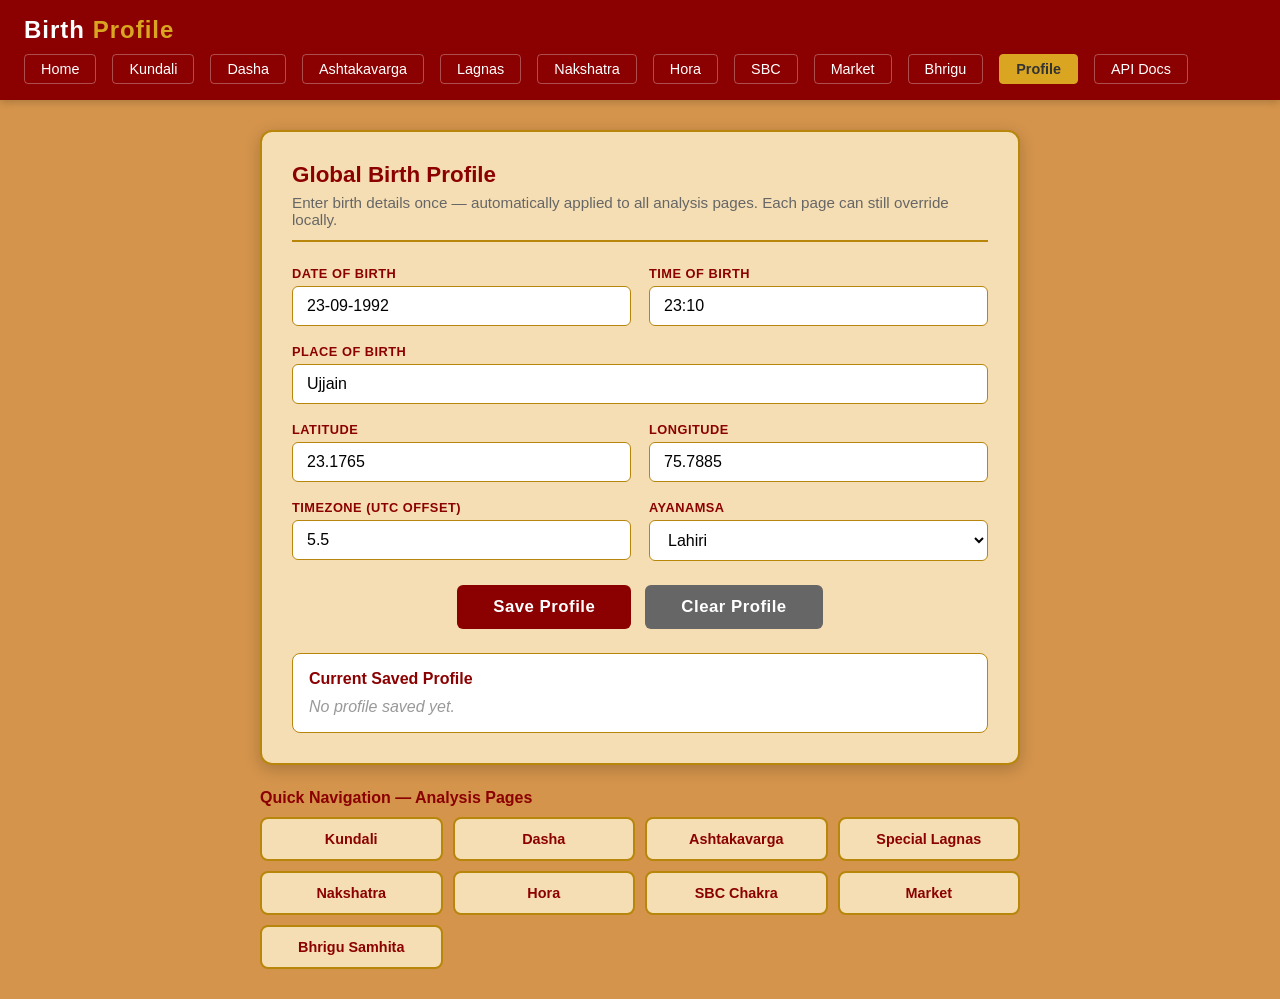
<file: engine/templates/profile.html>
<!DOCTYPE html>
<html lang="en">
<head>
<meta charset="UTF-8">
<meta name="viewport" content="width=device-width, initial-scale=1.0">
<title>Birth Profile — Vedic Astrology Engine</title>
<style>
  :root {
    --bg: #d4944c;
    --card-bg: #f5deb3;
    --header-bg: #8B0000;
    --header-text: #fff;
    --text: #333;
    --border: #b8860b;
    --accent: #8B0000;
    --gold: #DAA520;
    --shadow: rgba(0,0,0,0.2);
    --green: #2e7d32;
  }
  * { margin:0; padding:0; box-sizing:border-box; }
  body { font-family:'Segoe UI',Tahoma,Geneva,Verdana,sans-serif; background:var(--bg); color:var(--text); min-height:100vh; }

  .header { background:var(--header-bg); color:var(--header-text); padding:16px 24px; display:flex; align-items:center; justify-content:space-between; box-shadow:0 2px 8px var(--shadow); flex-wrap:wrap; gap:10px; }
  .header h1 { font-size:1.5rem; letter-spacing:1px; }
  .header h1 span { color:var(--gold); }
  .nav-links { display:flex; gap:16px; flex-wrap:wrap; }
  .nav-links a { color:#fff; text-decoration:none; padding:6px 16px; border:1px solid rgba(255,255,255,0.3); border-radius:4px; font-size:0.9rem; transition:background 0.2s; }
  .nav-links a:hover { background:rgba(255,255,255,0.15); }
  .nav-links a.active { background:var(--gold); color:#333; border-color:var(--gold); font-weight:600; }

  .container { max-width:800px; margin:0 auto; padding:30px 20px; }

  .profile-card {
    background:var(--card-bg); border:2px solid var(--border); border-radius:12px;
    padding:30px; box-shadow:0 4px 16px var(--shadow);
  }
  .profile-card h2 { color:var(--accent); font-size:1.4rem; margin-bottom:6px; }
  .profile-card .subtitle { color:#666; font-size:0.95rem; margin-bottom:24px; border-bottom:2px solid var(--border); padding-bottom:12px; }

  .form-grid { display:grid; grid-template-columns:1fr 1fr; gap:18px; }
  .form-field { display:flex; flex-direction:column; gap:5px; }
  .form-field.full { grid-column:1/-1; }
  .form-field label { font-size:0.8rem; font-weight:700; color:var(--accent); text-transform:uppercase; letter-spacing:0.5px; }
  .form-field input, .form-field select { padding:10px 14px; border:1px solid var(--border); border-radius:6px; font-size:1rem; background:#fff; }
  .form-field input:focus, .form-field select:focus { outline:none; border-color:var(--accent); box-shadow:0 0 0 2px rgba(139,0,0,0.15); }

  .place-wrap { position:relative; }
  .place-drop { position:absolute; top:100%; left:0; right:0; background:#fff; border:1px solid var(--border); border-top:none; border-radius:0 0 6px 6px; max-height:200px; overflow-y:auto; z-index:100; display:none; }
  .place-drop div { padding:8px 14px; cursor:pointer; font-size:0.9rem; border-bottom:1px solid #eee; }
  .place-drop div:hover { background:#faebd7; }

  .btn-row { display:flex; gap:14px; margin-top:24px; justify-content:center; flex-wrap:wrap; }
  .btn {
    padding:12px 36px; background:var(--header-bg); color:#fff; border:none; border-radius:6px;
    cursor:pointer; font-weight:700; font-size:1.05rem; transition:background 0.2s; letter-spacing:0.5px;
  }
  .btn:hover { background:#a00; }
  .btn-clear { background:#666; }
  .btn-clear:hover { background:#555; }

  .status-msg {
    text-align:center; margin-top:18px; padding:12px; border-radius:6px;
    font-weight:600; font-size:1rem; display:none;
  }
  .status-msg.success { display:block; background:#e8f5e9; color:var(--green); border:1px solid #a5d6a7; }
  .status-msg.cleared { display:block; background:#fff3e0; color:#e65100; border:1px solid #ffcc80; }

  .current-profile {
    margin-top:24px; background:#fff; border:1px solid var(--border); border-radius:8px; padding:16px;
  }
  .current-profile h3 { color:var(--accent); font-size:1rem; margin-bottom:10px; }
  .profile-info { display:grid; grid-template-columns:1fr 1fr; gap:6px 20px; font-size:0.9rem; }
  .profile-info .label { color:#888; font-weight:600; }
  .profile-info .value { color:#333; }
  .no-profile { color:#999; font-style:italic; }

  .pages-list { margin-top:24px; }
  .pages-list h3 { color:var(--accent); font-size:1rem; margin-bottom:10px; }
  .pages-grid { display:grid; grid-template-columns:repeat(auto-fill, minmax(160px, 1fr)); gap:10px; }
  .page-link {
    display:block; padding:12px; background:var(--card-bg); border:2px solid var(--border);
    border-radius:8px; text-align:center; text-decoration:none; color:var(--accent);
    font-weight:600; font-size:0.9rem; transition:all 0.2s;
  }
  .page-link:hover { background:#fff; border-color:var(--accent); transform:translateY(-2px); box-shadow:0 4px 12px var(--shadow); }

  @media(max-width:600px) {
    .form-grid { grid-template-columns:1fr; }
    .profile-info { grid-template-columns:1fr; }
  }
</style>
</head>
<body>

<div class="header">
  <h1>Birth <span>Profile</span></h1>
  <div class="nav-links">
    <a href="/" >Home</a>
    <a href="/kundali">Kundali</a>
    <a href="/dasha">Dasha</a>
    <a href="/ashtakavarga">Ashtakavarga</a>
    <a href="/special-lagnas">Lagnas</a>
    <a href="/nakshatra">Nakshatra</a>
    <a href="/hora">Hora</a>
    <a href="/sbc">SBC</a>
    <a href="/market">Market</a>
    <a href="/bhrigu">Bhrigu</a>
    <a href="/profile" class="active">Profile</a>
    <a href="/docs">API Docs</a>
  </div>
</div>

<div class="container">

  <div class="profile-card">
    <h2>Global Birth Profile</h2>
    <div class="subtitle">Enter birth details once — automatically applied to all analysis pages. Each page can still override locally.</div>

    <div class="form-grid">
      <div class="form-field">
        <label>Date of Birth</label>
        <input type="text" id="profDob" placeholder="DD-MM-YYYY" value="23-09-1992">
      </div>
      <div class="form-field">
        <label>Time of Birth</label>
        <input type="text" id="profTime" placeholder="HH:MM" value="23:10">
      </div>
      <div class="form-field full place-wrap">
        <label>Place of Birth</label>
        <input type="text" id="profPlace" placeholder="Type city name..." autocomplete="off" value="Ujjain">
        <div class="place-drop" id="placeDrop"></div>
      </div>
      <div class="form-field">
        <label>Latitude</label>
        <input type="number" step="0.0001" id="profLat" value="23.1765">
      </div>
      <div class="form-field">
        <label>Longitude</label>
        <input type="number" step="0.0001" id="profLon" value="75.7885">
      </div>
      <div class="form-field">
        <label>Timezone (UTC offset)</label>
        <input type="number" step="0.5" id="profTz" value="5.5">
      </div>
      <div class="form-field">
        <label>Ayanamsa</label>
        <select id="profAyan">
          <option value="lahiri" selected>Lahiri</option>
          <option value="kp">Krishnamurti (KP)</option>
          <option value="raman">Raman</option>
          <option value="true_citra">True Chitrapaksha</option>
        </select>
      </div>
    </div>

    <div class="btn-row">
      <button class="btn" onclick="saveProfile()">Save Profile</button>
      <button class="btn btn-clear" onclick="clearProfile()">Clear Profile</button>
    </div>

    <div class="status-msg" id="statusMsg"></div>

    <div class="current-profile" id="currentProfile"></div>
  </div>

  <div class="pages-list">
    <h3>Quick Navigation — Analysis Pages</h3>
    <div class="pages-grid">
      <a href="/kundali" class="page-link">Kundali</a>
      <a href="/dasha" class="page-link">Dasha</a>
      <a href="/ashtakavarga" class="page-link">Ashtakavarga</a>
      <a href="/special-lagnas" class="page-link">Special Lagnas</a>
      <a href="/nakshatra" class="page-link">Nakshatra</a>
      <a href="/hora" class="page-link">Hora</a>
      <a href="/sbc" class="page-link">SBC Chakra</a>
      <a href="/market" class="page-link">Market</a>
      <a href="/bhrigu" class="page-link">Bhrigu Samhita</a>
    </div>
  </div>

</div>

<script>
const API = window.location.origin;
const PROFILE_KEY = 'vedic_astro_profile';

// ─── Place autocomplete ───
let placeTimer = null;
document.getElementById('profPlace').addEventListener('input', function() {
  clearTimeout(placeTimer);
  const q = this.value.trim();
  if (q.length < 2) { document.getElementById('placeDrop').style.display = 'none'; return; }
  placeTimer = setTimeout(() => {
    fetch(`${API}/api/v1/city/search?q=${encodeURIComponent(q)}`)
      .then(r => r.json())
      .then(cities => {
        const drop = document.getElementById('placeDrop');
        if (!cities.length) { drop.style.display = 'none'; return; }
        drop.innerHTML = cities.map(c =>
          `<div onclick="pickCity('${c.name.replace(/'/g,"\\'")}',${c.latitude},${c.longitude},${c.tz_offset})">${c.name}, ${c.region||''} ${c.country||''}</div>`
        ).join('');
        drop.style.display = 'block';
      }).catch(() => {});
  }, 300);
});

function pickCity(name, lat, lon, tz) {
  document.getElementById('profPlace').value = name;
  document.getElementById('profLat').value = lat;
  document.getElementById('profLon').value = lon;
  document.getElementById('profTz').value = tz;
  document.getElementById('placeDrop').style.display = 'none';
}

document.addEventListener('click', e => {
  if (!e.target.closest('.place-wrap')) document.getElementById('placeDrop').style.display = 'none';
});

// ─── Save / Load / Clear ───
function saveProfile() {
  const profile = {
    dob: document.getElementById('profDob').value.trim(),
    time: document.getElementById('profTime').value.trim(),
    place: document.getElementById('profPlace').value.trim(),
    lat: parseFloat(document.getElementById('profLat').value),
    lon: parseFloat(document.getElementById('profLon').value),
    tz: parseFloat(document.getElementById('profTz').value),
    ayanamsa: document.getElementById('profAyan').value,
    savedAt: new Date().toISOString(),
  };

  if (!profile.dob || !profile.time) {
    showStatus('Please enter at least DOB and Time', 'cleared');
    return;
  }

  localStorage.setItem(PROFILE_KEY, JSON.stringify(profile));
  showStatus('Profile saved! All pages will use these details.', 'success');
  renderCurrentProfile();
}

function clearProfile() {
  localStorage.removeItem(PROFILE_KEY);
  showStatus('Profile cleared. Pages will use their own defaults.', 'cleared');
  renderCurrentProfile();
}

function showStatus(msg, type) {
  const el = document.getElementById('statusMsg');
  el.textContent = msg;
  el.className = 'status-msg ' + type;
  setTimeout(() => { el.className = 'status-msg'; }, 4000);
}

function renderCurrentProfile() {
  const el = document.getElementById('currentProfile');
  const raw = localStorage.getItem(PROFILE_KEY);
  if (!raw) {
    el.innerHTML = '<h3>Current Saved Profile</h3><div class="no-profile">No profile saved yet.</div>';
    return;
  }
  const p = JSON.parse(raw);
  el.innerHTML = `
    <h3>Current Saved Profile</h3>
    <div class="profile-info">
      <span class="label">DOB:</span><span class="value">${p.dob}</span>
      <span class="label">Time:</span><span class="value">${p.time}</span>
      <span class="label">Place:</span><span class="value">${p.place || '—'}</span>
      <span class="label">Latitude:</span><span class="value">${p.lat}</span>
      <span class="label">Longitude:</span><span class="value">${p.lon}</span>
      <span class="label">Timezone:</span><span class="value">UTC ${p.tz >= 0 ? '+' : ''}${p.tz}</span>
      <span class="label">Ayanamsa:</span><span class="value">${p.ayanamsa}</span>
      <span class="label">Saved:</span><span class="value">${new Date(p.savedAt).toLocaleString()}</span>
    </div>
  `;
}

// ─── On load: fill form from saved profile ───
function loadFormFromProfile() {
  const raw = localStorage.getItem(PROFILE_KEY);
  if (!raw) return;
  const p = JSON.parse(raw);
  if (p.dob) document.getElementById('profDob').value = p.dob;
  if (p.time) document.getElementById('profTime').value = p.time;
  if (p.place) document.getElementById('profPlace').value = p.place;
  if (p.lat) document.getElementById('profLat').value = p.lat;
  if (p.lon) document.getElementById('profLon').value = p.lon;
  if (p.tz !== undefined) document.getElementById('profTz').value = p.tz;
  if (p.ayanamsa) document.getElementById('profAyan').value = p.ayanamsa;
}

loadFormFromProfile();
renderCurrentProfile();
</script>
</body>
</html>
</file>
<file: Astrology project/financial_astrology_ui/style.css>
/* ═══════════════════════════════════════════════════════════════
   Financial Astrology Engine v3.0 — Dashboard Styles
   Deep Space Theme with Vedic Gold Accents
   ══════════════════════════════════════════════════════════════ */

:root {
    --bg-dark: #0a0e1a;
    --bg-card: #111827;
    --bg-card-hover: #1a2332;
    --border: #1e293b;
    --gold: #d4a843;
    --gold-light: #f0d080;
    --green: #00c851;
    --green-dark: #2d6a4f;
    --red: #ff3d00;
    --red-dark: #8b1a1a;
    --orange: #ff9800;
    --blue: #3b82f6;
    --purple: #8b5cf6;
    --text: #e2e8f0;
    --text-muted: #94a3b8;
    --text-dim: #64748b;
    --radius: 12px;
    --shadow: 0 4px 24px rgba(0,0,0,0.4);
}

* { margin: 0; padding: 0; box-sizing: border-box; }

body {
    font-family: 'Segoe UI', system-ui, -apple-system, sans-serif;
    background: var(--bg-dark);
    color: var(--text);
    min-height: 100vh;
    line-height: 1.6;
}

/* ─── Header ─── */
header {
    background: linear-gradient(135deg, #0f172a 0%, #1e1b4b 50%, #0f172a 100%);
    border-bottom: 1px solid var(--gold);
    padding: 24px 32px 0;
    z-index: 100;
}
.header-content { text-align: center; margin-bottom: 16px; }
h1 { font-size: 1.8rem; color: var(--gold-light); font-weight: 700; letter-spacing: 0.5px; }
.version { color: var(--blue); font-size: 0.9rem; font-weight: 400; }
.subtitle { color: var(--text-muted); font-size: 0.9rem; margin-top: 2px; }

nav {
    display: flex;
    gap: 4px;
    overflow-x: auto;
    padding-bottom: 0;
    justify-content: center;
    flex-wrap: wrap;
}
.nav-btn {
    background: transparent;
    border: none;
    color: var(--text-muted);
    padding: 10px 20px;
    cursor: pointer;
    font-size: 0.85rem;
    font-weight: 500;
    border-bottom: 2px solid transparent;
    transition: all 0.2s;
    white-space: nowrap;
}
.nav-btn:hover { color: var(--gold-light); }
.nav-btn.active {
    color: var(--gold);
    border-bottom-color: var(--gold);
    background: rgba(212,168,67,0.08);
}

/* ─── Master Birth Data Panel ─── */
#master-birth-panel {
    background: linear-gradient(135deg, #1a1530 0%, #0f1729 100%);
    border-bottom: 1px solid var(--border);
    padding: 10px 32px;
    position: sticky;
    top: 0;
    z-index: 99;
}
.master-inner {
    max-width: 1200px;
    margin: 0 auto;
    display: flex;
    align-items: center;
    gap: 16px;
    flex-wrap: wrap;
}
.master-label {
    font-weight: 700;
    color: var(--gold);
    font-size: 0.85rem;
    letter-spacing: 0.5px;
    text-transform: uppercase;
    white-space: nowrap;
}
.master-fields {
    display: flex;
    gap: 12px;
    flex: 1;
    flex-wrap: wrap;
    align-items: end;
}
.master-fields .mf {
    display: flex;
    flex-direction: column;
    gap: 2px;
    min-width: 130px;
}
.master-fields .mf label {
    font-size: 0.65rem;
    color: var(--text-dim);
    text-transform: uppercase;
    letter-spacing: 0.3px;
}
.master-fields .mf input {
    padding: 5px 8px;
    font-size: 0.85rem;
    background: rgba(255,255,255,0.06);
    border: 1px solid var(--border);
    border-radius: 6px;
    color: var(--text);
    outline: none;
    transition: border-color 0.2s;
}
.master-fields .mf input:focus {
    border-color: var(--gold);
}
.btn-apply {
    padding: 6px 16px;
    background: var(--gold);
    color: #000;
    border: none;
    border-radius: 6px;
    font-weight: 600;
    font-size: 0.8rem;
    cursor: pointer;
    white-space: nowrap;
    transition: background 0.2s;
}
.btn-apply:hover {
    background: var(--gold-light);
}

/* ─── Main Content ─── */
main { max-width: 1200px; margin: 24px auto; padding: 0 20px; }

.tab-content { display: none; }
.tab-content.active { display: block; }

/* ─── Cards ─── */
.card {
    background: var(--bg-card);
    border: 1px solid var(--border);
    border-radius: var(--radius);
    padding: 24px;
    margin-bottom: 20px;
    box-shadow: var(--shadow);
}
.card h2 {
    color: var(--gold-light);
    font-size: 1.2rem;
    margin-bottom: 16px;
    padding-bottom: 8px;
    border-bottom: 1px solid var(--border);
}

/* ─── Forms ─── */
.form-grid {
    display: grid;
    grid-template-columns: repeat(auto-fit, minmax(200px, 1fr));
    gap: 16px;
    align-items: end;
}
.form-group { display: flex; flex-direction: column; gap: 4px; }
.form-group.full-width { grid-column: 1 / -1; }
.form-group label { font-size: 0.8rem; color: var(--text-muted); font-weight: 500; text-transform: uppercase; letter-spacing: 0.5px; }

input, select {
    background: var(--bg-dark);
    border: 1px solid var(--border);
    border-radius: 8px;
    padding: 10px 14px;
    color: var(--text);
    font-size: 0.9rem;
    transition: border-color 0.2s;
}
input:focus, select:focus { outline: none; border-color: var(--gold); }

details { cursor: pointer; }
details summary { color: var(--blue); font-size: 0.85rem; }

.btn-primary {
    background: linear-gradient(135deg, var(--gold), #b8941f);
    color: #0a0e1a;
    border: none;
    border-radius: 8px;
    padding: 12px 28px;
    font-size: 0.9rem;
    font-weight: 600;
    cursor: pointer;
    transition: all 0.2s;
    text-transform: uppercase;
    letter-spacing: 1px;
}
.btn-primary:hover { transform: translateY(-1px); box-shadow: 0 4px 16px rgba(212,168,67,0.3); }
.btn-primary:disabled { opacity: 0.5; cursor: not-allowed; transform: none; }

/* ─── Results ─── */
.result-area { min-height: 50px; }

.signal-card {
    background: var(--bg-card);
    border: 1px solid var(--border);
    border-radius: var(--radius);
    padding: 28px;
    margin-bottom: 16px;
    box-shadow: var(--shadow);
    border-left: 4px solid var(--gold);
}
.signal-card.bullish { border-left-color: var(--green); }
.signal-card.bearish { border-left-color: var(--red); }
.signal-card.neutral { border-left-color: var(--orange); }

.signal-header {
    display: flex;
    justify-content: space-between;
    align-items: center;
    margin-bottom: 16px;
    flex-wrap: wrap;
    gap: 8px;
}
.signal-badge {
    padding: 6px 16px;
    border-radius: 20px;
    font-weight: 700;
    font-size: 0.85rem;
    letter-spacing: 0.5px;
}
.signal-badge.buy { background: rgba(0,200,81,0.15); color: var(--green); }
.signal-badge.sell { background: rgba(255,61,0,0.15); color: var(--red); }
.signal-badge.hold { background: rgba(255,152,0,0.15); color: var(--orange); }

.score-display {
    font-size: 2.2rem;
    font-weight: 800;
    font-family: 'Courier New', monospace;
}

.metrics-grid {
    display: grid;
    grid-template-columns: repeat(auto-fit, minmax(160px, 1fr));
    gap: 12px;
    margin-top: 16px;
}
.metric {
    background: var(--bg-dark);
    border-radius: 8px;
    padding: 14px;
    text-align: center;
}
.metric .label { font-size: 0.7rem; color: var(--text-dim); text-transform: uppercase; letter-spacing: 1px; }
.metric .value { font-size: 1.3rem; font-weight: 700; color: var(--text); margin-top: 4px; }
.metric .value.green { color: var(--green); }
.metric .value.red { color: var(--red); }
.metric .value.gold { color: var(--gold); }

/* ─── Tables ─── */
.data-table {
    width: 100%;
    border-collapse: collapse;
    margin-top: 12px;
    font-size: 0.85rem;
}
.data-table th {
    background: var(--bg-dark);
    color: var(--gold);
    padding: 10px 12px;
    text-align: left;
    font-weight: 600;
    font-size: 0.75rem;
    text-transform: uppercase;
    letter-spacing: 0.5px;
    border-bottom: 1px solid var(--border);
}
.data-table td {
    padding: 10px 12px;
    border-bottom: 1px solid var(--border);
    color: var(--text);
}
.data-table tr:hover td { background: var(--bg-card-hover); }

/* ─── Sector Tags ─── */
.sector-tags { display: flex; flex-wrap: wrap; gap: 6px; margin-top: 8px; }
.sector-tag {
    padding: 4px 10px;
    border-radius: 12px;
    font-size: 0.75rem;
    font-weight: 500;
}
.sector-tag.buy { background: rgba(0,200,81,0.1); color: var(--green); border: 1px solid rgba(0,200,81,0.3); }
.sector-tag.avoid { background: rgba(255,61,0,0.1); color: var(--red); border: 1px solid rgba(255,61,0,0.3); }
.sector-tag.hold { background: rgba(255,152,0,0.1); color: var(--orange); border: 1px solid rgba(255,152,0,0.3); }

/* ─── Weekly Outlook ─── */
.weekly-grid { display: grid; grid-template-columns: repeat(7, 1fr); gap: 8px; margin-top: 12px; }
.day-cell {
    background: var(--bg-dark);
    border-radius: 8px;
    padding: 10px 8px;
    text-align: center;
    font-size: 0.8rem;
}
.day-cell .day-name { color: var(--text-dim); font-size: 0.7rem; text-transform: uppercase; }
.day-cell .day-signal { font-weight: 700; font-size: 0.75rem; margin-top: 4px; }

/* ─── Strength Bars ─── */
.strength-bar-container { margin: 6px 0; }
.strength-bar {
    height: 8px;
    border-radius: 4px;
    background: var(--bg-dark);
    overflow: hidden;
}
.strength-bar-fill {
    height: 100%;
    border-radius: 4px;
    transition: width 0.5s;
}

/* ─── Choghadiya ─── */
.choghadiya-grid { display: grid; grid-template-columns: repeat(auto-fit, minmax(120px, 1fr)); gap: 8px; margin-top: 12px; }
.choghadiya-slot {
    border-radius: 8px;
    padding: 10px;
    text-align: center;
    font-size: 0.8rem;
    border: 1px solid var(--border);
}

/* ─── Loading ─── */
.loading {
    text-align: center;
    padding: 40px;
    color: var(--text-muted);
}
.loading::after {
    content: '';
    display: block;
    width: 32px;
    height: 32px;
    margin: 16px auto;
    border: 3px solid var(--border);
    border-top-color: var(--gold);
    border-radius: 50%;
    animation: spin 0.8s linear infinite;
}
@keyframes spin { to { transform: rotate(360deg); } }

.error-msg {
    background: rgba(255,61,0,0.1);
    border: 1px solid rgba(255,61,0,0.3);
    color: var(--red);
    padding: 16px;
    border-radius: var(--radius);
    margin-top: 12px;
}

/* ─── Footer ─── */
footer {
    text-align: center;
    padding: 24px;
    color: var(--text-dim);
    font-size: 0.8rem;
    border-top: 1px solid var(--border);
    margin-top: 40px;
}
.disclaimer { font-size: 0.7rem; margin-top: 4px; color: var(--text-dim); opacity: 0.7; }

/* ─── Responsive ─── */
/* ── Shodasvarga Tab ──────────────────────────────────────── */
.sv-current-dasha { background: rgba(212,168,67,0.08) !important; }
.sv-mini-chart-card:hover { border-color: #d4a843 !important; transform: scale(1.02); }

@media (max-width: 768px) {
    header { padding: 16px 16px 0; }
    h1 { font-size: 1.3rem; }
    main { padding: 0 12px; }
    .form-grid { grid-template-columns: 1fr; }
    .metrics-grid { grid-template-columns: repeat(2, 1fr); }
    .weekly-grid { grid-template-columns: repeat(3, 1fr); }
    nav { justify-content: flex-start; }
    #sv-chart-area { grid-template-columns: 1fr !important; }
}
</file>
<file: financial_astrology_project/financial_astrology_ui/style.css>
:root {
  --bg: #0f172a;
  --card: #111827;
  --text: #e5e7eb;
  --muted: #94a3b8;
  --border: #334155;
  --accent: #2563eb;
  --accent-hover: #1d4ed8;
  --success: #16a34a;
  --error: #dc2626;
}

* { box-sizing: border-box; }
body {
  margin: 0;
  font-family: Arial, Helvetica, sans-serif;
  background: linear-gradient(135deg, #0f172a, #1e293b);
  color: var(--text);
}
.container {
  max-width: 1100px;
  margin: 32px auto;
  padding: 0 16px;
}
.card {
  background: rgba(17, 24, 39, 0.95);
  border: 1px solid var(--border);
  border-radius: 16px;
  padding: 24px;
  margin-bottom: 20px;
  box-shadow: 0 10px 30px rgba(0,0,0,0.25);
}
.subtitle { color: var(--muted); margin-top: -4px; }
.grid {
  display: grid;
  grid-template-columns: repeat(auto-fit, minmax(240px, 1fr));
  gap: 16px;
  margin-top: 20px;
}
label span {
  display: block;
  margin-bottom: 8px;
  font-size: 14px;
  color: var(--muted);
}
input, select, button {
  width: 100%;
  border-radius: 10px;
  border: 1px solid var(--border);
  padding: 12px 14px;
  font-size: 15px;
}
input, select {
  background: #0b1220;
  color: var(--text);
}
button {
  margin-top: 20px;
  background: var(--accent);
  color: white;
  border: none;
  cursor: pointer;
  font-weight: 600;
}
button:hover { background: var(--accent-hover); }
button:disabled { opacity: 0.7; cursor: not-allowed; }
.status {
  min-height: 22px;
  margin-bottom: 12px;
  font-weight: 600;
}
.status.success { color: var(--success); }
.status.error { color: var(--error); }
pre {
  margin: 0;
  white-space: pre-wrap;
  word-break: break-word;
  background: #020617;
  color: #cbd5e1;
  border: 1px solid var(--border);
  border-radius: 12px;
  padding: 16px;
  min-height: 220px;
  overflow-x: auto;
}
</file>
